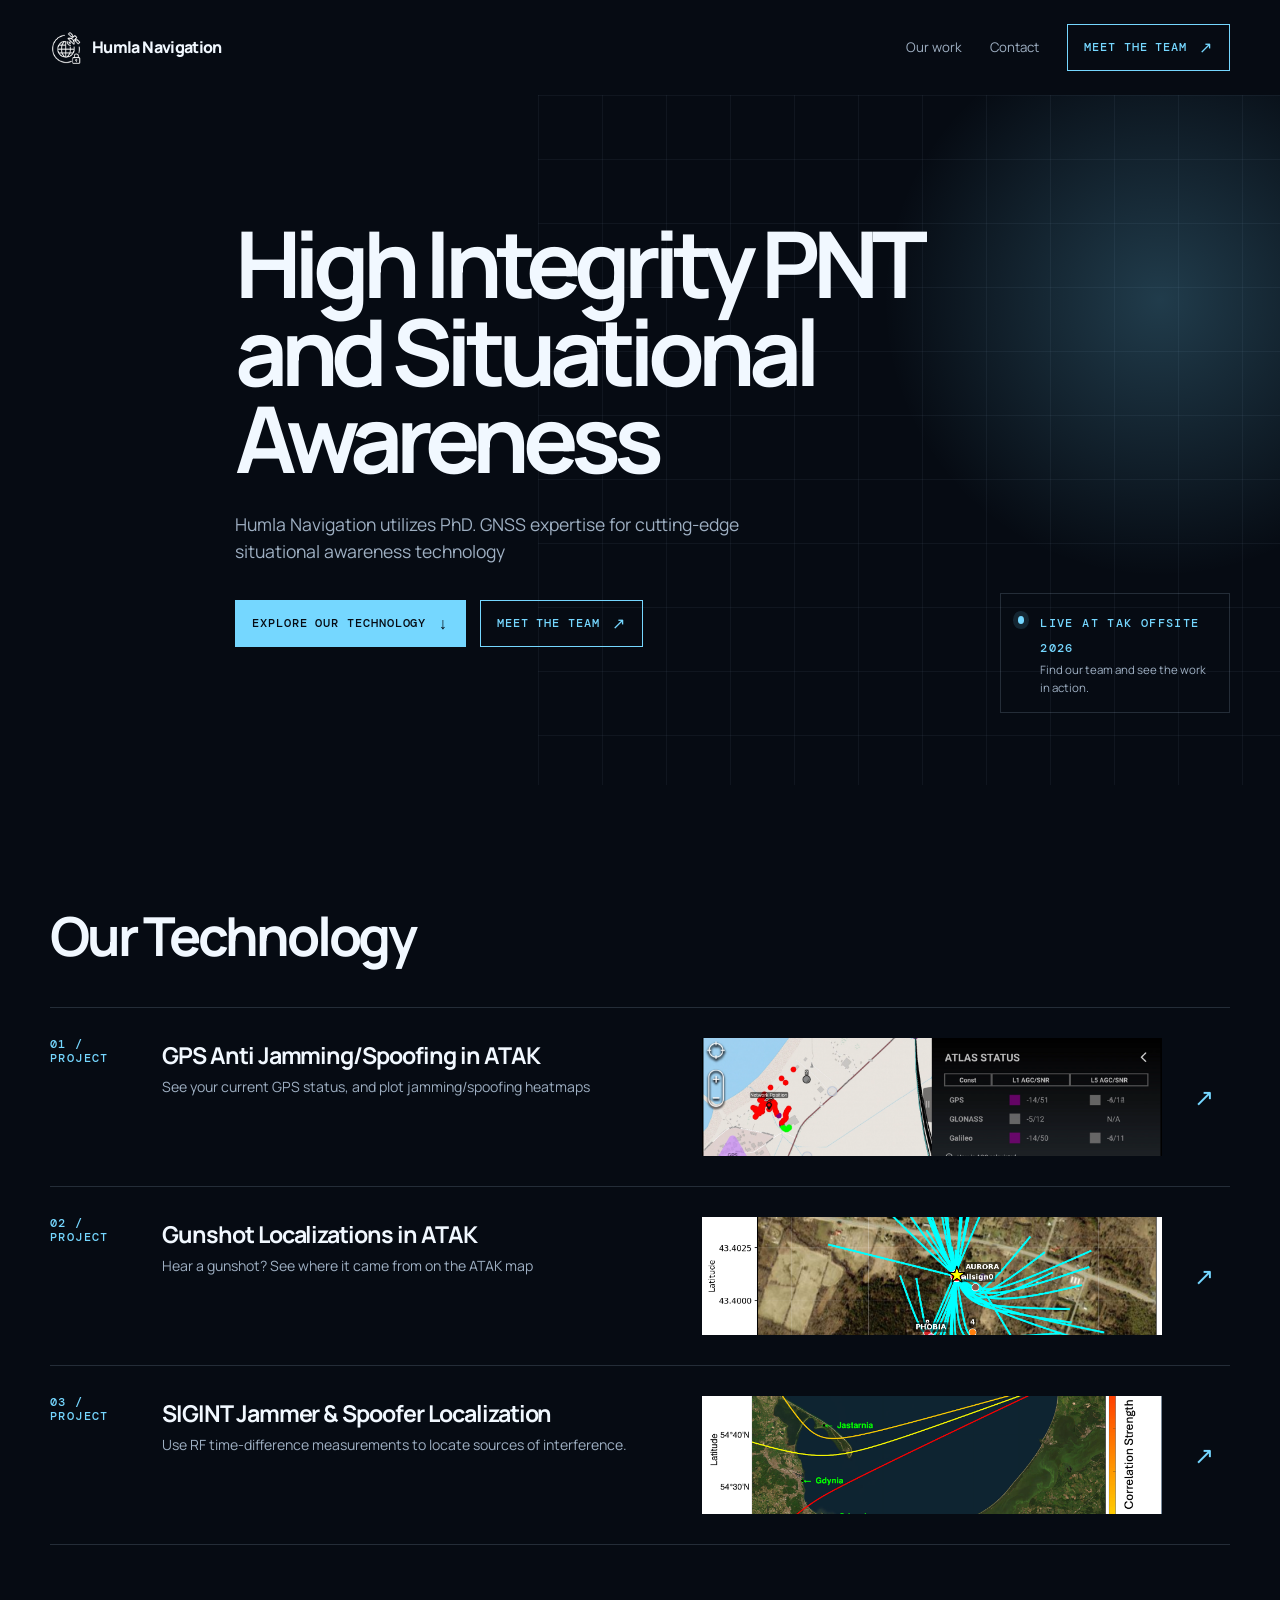
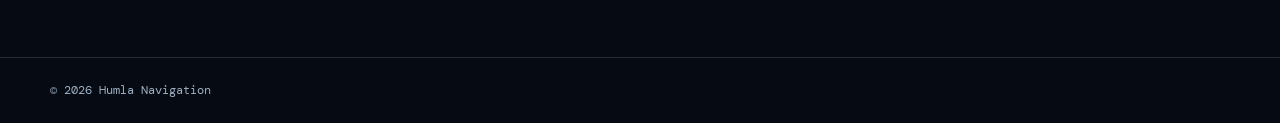
<file: index.html>
<!doctype html>
<html lang="en">
<head>
  <meta charset="utf-8">
  <meta name="viewport" content="width=device-width, initial-scale=1">
  <meta name="description" content="Humla Navigation">
  <title>Humla Navigation — High integrity PNT</title>
  <link rel="stylesheet" href="style.css">
</head>
<body>
  <header class="site-header wrap">
    <nav class="nav" aria-label="Primary navigation">
      <a class="brand" href="index.html"><img class="brand-logo" src="images/new_atlas_icon.png" alt="" aria-hidden="true"><span>Humla Navigation</span></a>
      <div class="nav-links"><a href="#work">Our work</a><a href="contacts.html">Contact</a><a class="button" href="contacts.html">Meet the team <span class="arrow">↗</span></a></div>
    </nav>
  </header>

  <main>
    <section class="hero">
      <div class="wrap hero-content">
        <h1>High Integrity PNT and Situational Awareness</h1>
        <p class="hero-copy">Humla Navigation utilizes PhD. GNSS expertise for cutting-edge situational awareness technology</p>
        <div class="hero-actions"><a class="button button-dark" href="#work">Explore our technology <span class="arrow">↓</span></a><a class="button" href="contacts.html">Meet the team <span class="arrow">↗</span></a></div>
      </div>
      <div class="signal-card"><span class="signal-dot"></span><div><span class="meta">Live at TAK Offsite 2026</span><p>Find our team and see the work in action.</p></div></div>
    </section>

    <section class="section wrap" id="work">
      <div class="section-heading"><div><h2>Our Technology</h2></div></div>
      <div class="projects">
        <a class="project-card" href="ATLAS_GNSS.html"><span class="project-number">01 / Project</span><div><h3>GPS Anti Jamming/Spoofing in ATAK</h3><p>See your current GPS status, and plot jamming/spoofing heatmaps</p></div><div class="project-visual visual-one"><img src="images/gnss.png" alt="Abstract Project Atlas placeholder"></div><span class="card-arrow">↗</span></a>
        <a class="project-card" href="ATLAS_GUNSHOT.html"><span class="project-number">02 / Project</span><div><h3>Gunshot Localizations in ATAK</h3><p>Hear a gunshot? See where it came from on the ATAK map</p></div><div class="project-visual visual-two"><img src="images/TDOA_Hyperbolas.png" alt="Abstract Project Beacon placeholder"></div><span class="card-arrow">↗</span></a>
        <a class="project-card" href="ATLAS_SIGINT.html"><span class="project-number">03 / Project</span><div><h3>SIGINT Jammer & Spoofer Localization</h3><p>Use RF time-difference measurements to locate sources of interference.</p></div><div class="project-visual visual-three"><img src="images/atlas_sigint/russia_spoofer.png" alt="TDOA localization result map"></div><span class="card-arrow">↗</span></a>
      </div>
    </section>
  </main>
  <footer class="site-footer"><div class="wrap footer-inner"><span>© 2026 Humla Navigation</span></div></footer>
</body>
</html>
</file>
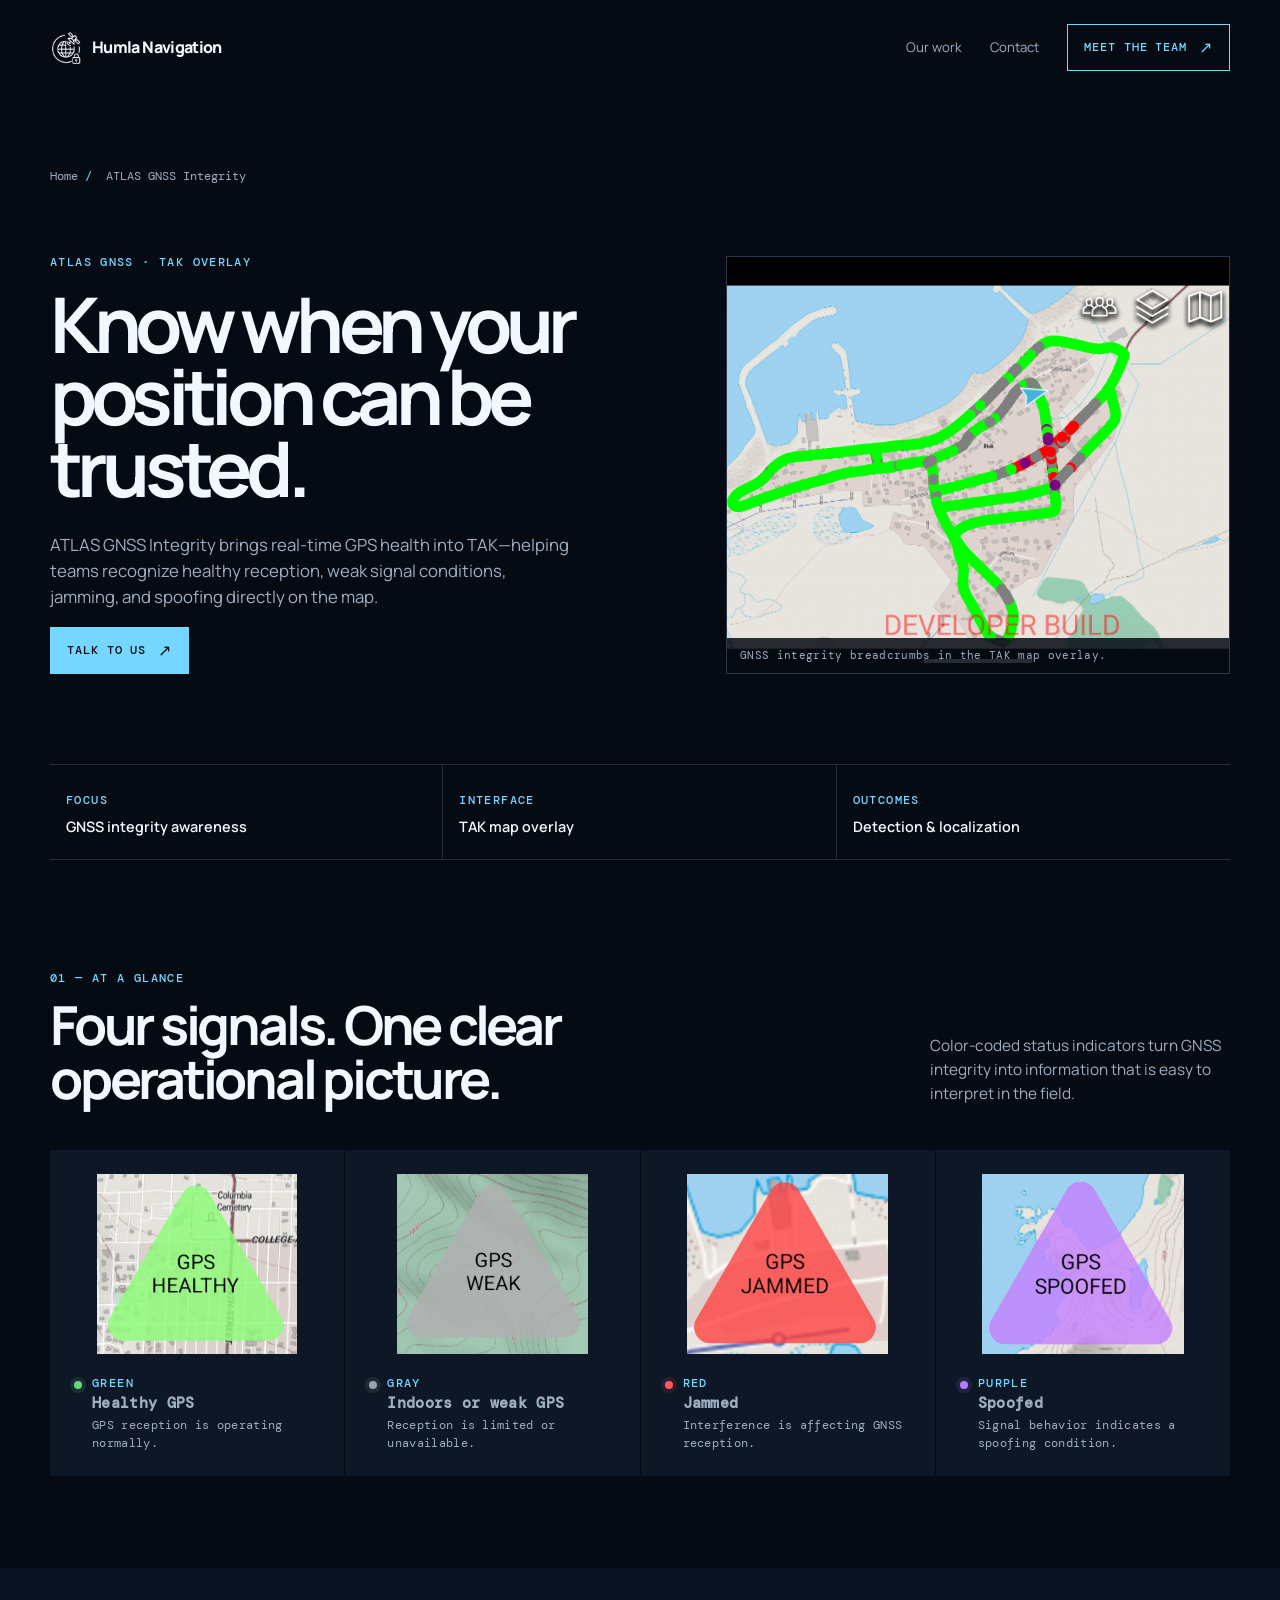
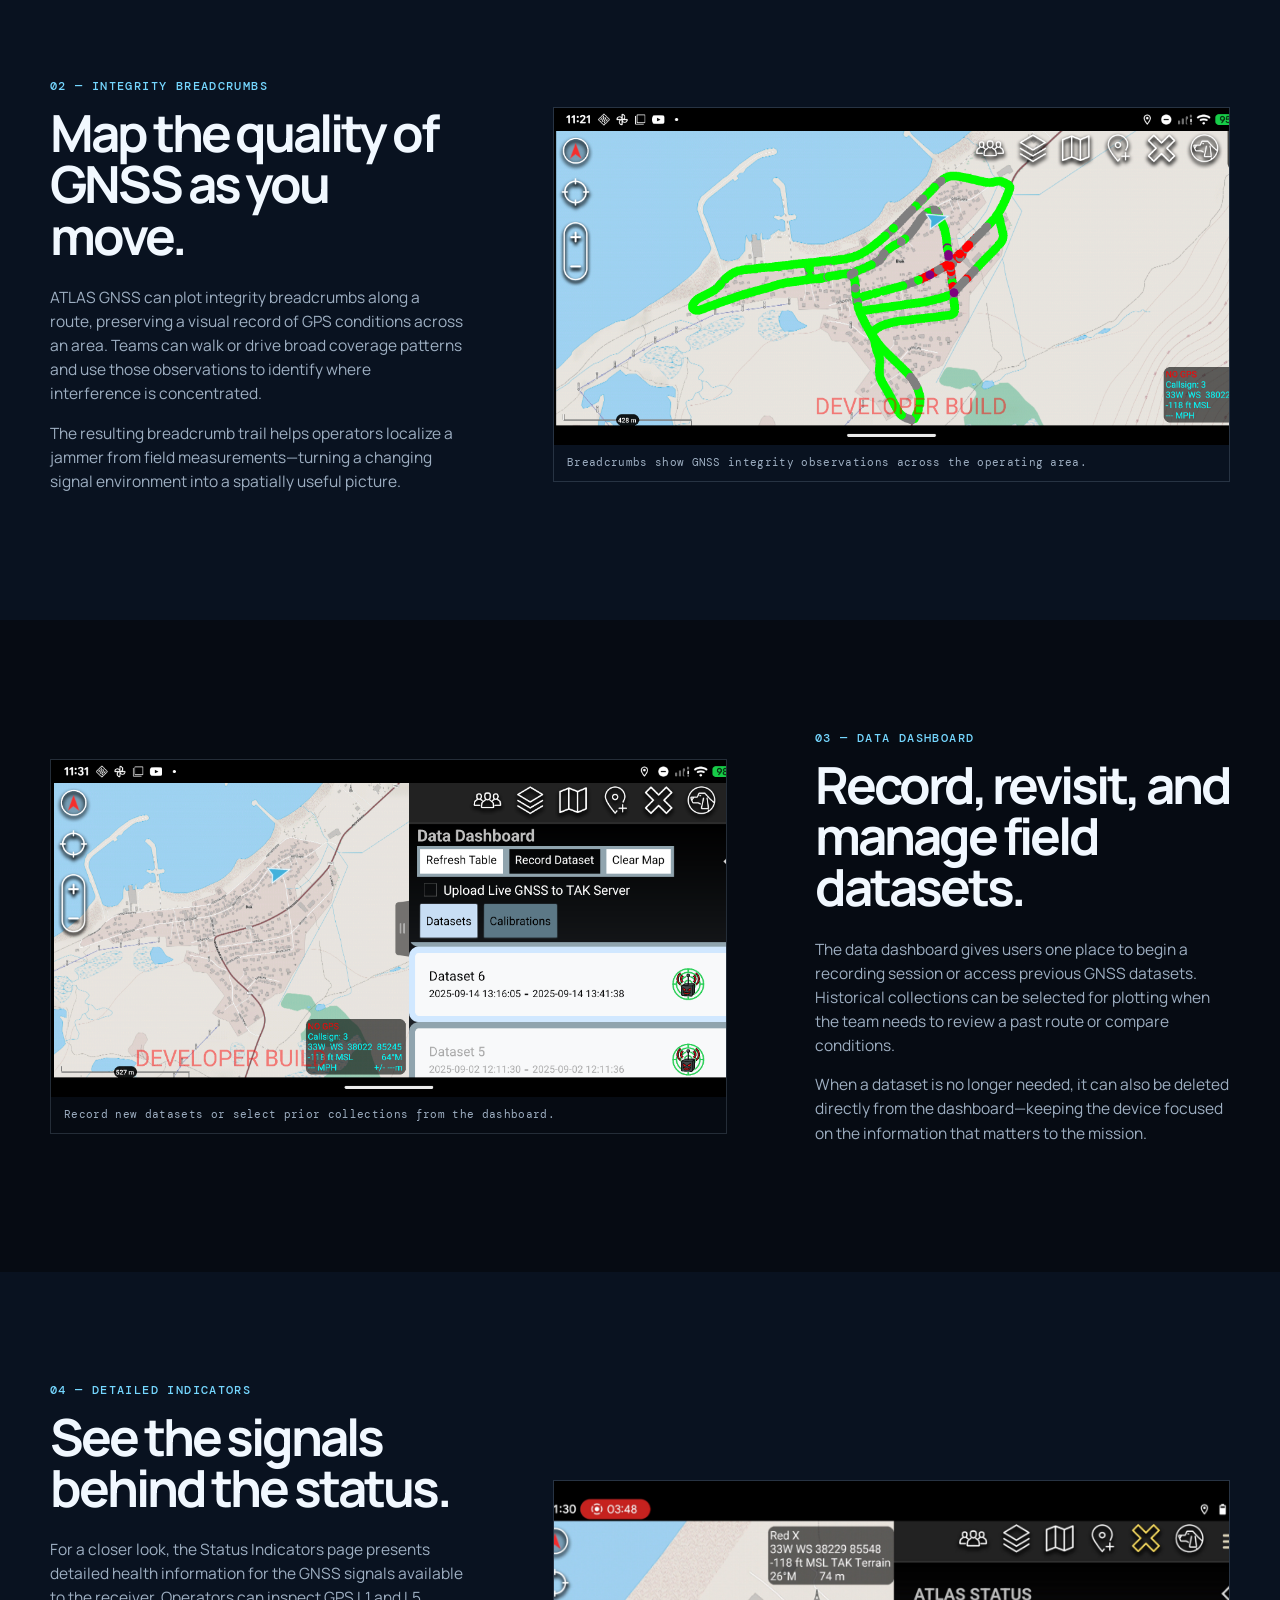
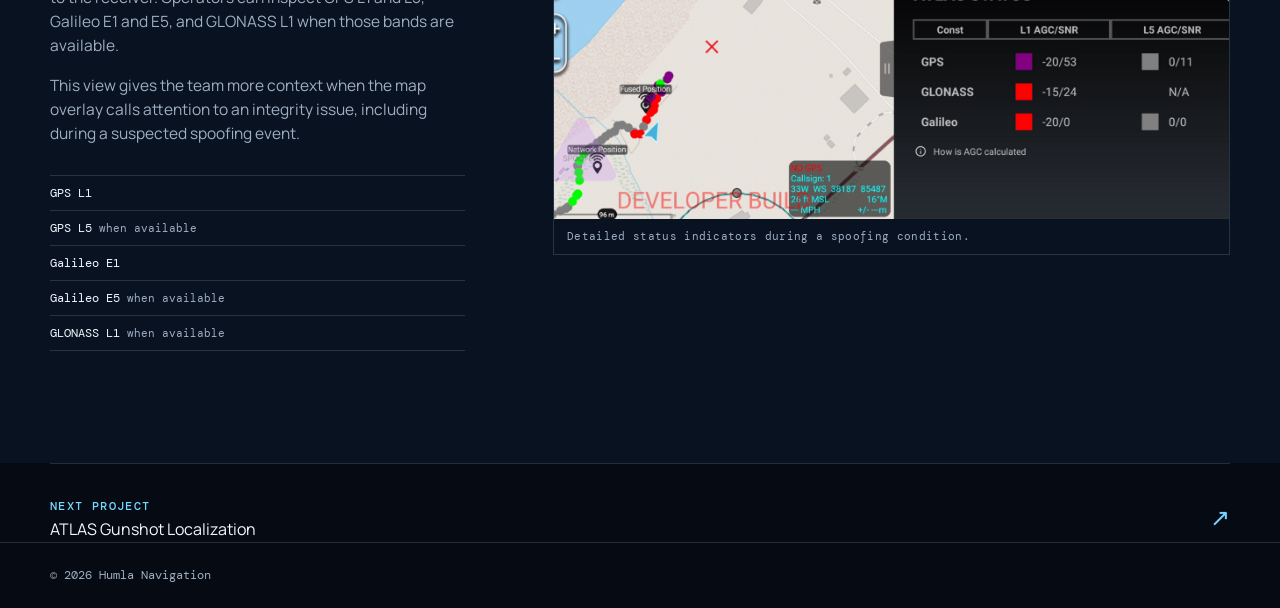
<file: ATLAS_GNSS.html>
<!doctype html>
<html lang="en">
<head>
  <meta charset="utf-8">
  <meta name="viewport" content="width=device-width, initial-scale=1">
  <meta name="description" content="ATLAS GNSS Integrity for TAK — detect GNSS jamming and spoofing, visualize integrity, and localize interference.">
  <title>ATLAS GNSS Integrity | Humla Navigation</title>
  <link rel="stylesheet" href="style.css">
</head>
<body>
  <header class="site-header wrap">
    <nav class="nav" aria-label="Primary navigation">
      <a class="brand" href="index.html"><img class="brand-logo" src="images/new_atlas_icon.png" alt="" aria-hidden="true"><span>Humla Navigation</span></a>
      <div class="nav-links"><a href="index.html#work">Our work</a><a href="contacts.html">Contact</a><a class="button" href="contacts.html">Meet the team <span class="arrow">↗</span></a></div>
    </nav>
  </header>

  <main>
    <section class="project-hero wrap gnss-hero">
      <div class="breadcrumb"><a href="index.html">Home</a><span>/</span> ATLAS GNSS Integrity</div>
      <div class="project-hero-grid">
        <div>
          <div class="eyebrow">ATLAS GNSS · TAK overlay</div>
          <h1>Know when your position can be trusted.</h1>
          <p class="project-description">ATLAS GNSS Integrity brings real-time GPS health into TAK—helping teams recognize healthy reception, weak signal conditions, jamming, and spoofing directly on the map.</p>
          <a class="button button-dark" href="contacts.html">Talk to us <span class="arrow">↗</span></a>
        </div>
        <figure class="gnss-hero-visual"><img src="images/atlas_gnss/breadcrumbs_localizing_jammer.png" alt="GNSS integrity breadcrumbs displayed on a TAK map"><figcaption>GNSS integrity breadcrumbs in the TAK map overlay.</figcaption></figure>
      </div>
    </section>

    <section class="wrap project-facts">
      <div class="fact"><span class="meta">Focus</span><strong>GNSS integrity awareness</strong></div>
      <div class="fact"><span class="meta">Interface</span><strong>TAK map overlay</strong></div>
      <div class="fact"><span class="meta">Outcomes</span><strong>Detection & localization</strong></div>
    </section>

    <section class="section wrap gnss-overview">
      <div class="section-heading"><div><div class="eyebrow">01 — At a glance</div><h2>Four signals. One clear operational picture.</h2></div><p class="section-intro">Color-coded status indicators turn GNSS integrity into information that is easy to interpret in the field.</p></div>
      <div class="status-grid">
        <figure class="status-card healthy"><img src="images/atlas_gnss/GPS_Overlay_Healthy.png" alt="TAK overlay showing healthy GPS status in green"><figcaption><span class="status-key"></span><div><span class="meta">Green</span><strong>Healthy GPS</strong><p>GPS reception is operating normally.</p></div></figcaption></figure>
        <figure class="status-card weak"><img src="images/atlas_gnss/GPS_Overlay_Weak.png" alt="TAK overlay showing weak GPS status in gray"><figcaption><span class="status-key"></span><div><span class="meta">Gray</span><strong>Indoors or weak GPS</strong><p>Reception is limited or unavailable.</p></div></figcaption></figure>
        <figure class="status-card jammed"><img src="images/atlas_gnss/GPS_Overlay_Jammed.png" alt="TAK overlay showing jammed GPS status in red"><figcaption><span class="status-key"></span><div><span class="meta">Red</span><strong>Jammed</strong><p>Interference is affecting GNSS reception.</p></div></figcaption></figure>
        <figure class="status-card spoofed"><img src="images/atlas_gnss/GPS_Overlay_Spoofed.png" alt="TAK overlay showing spoofed GPS status in purple"><figcaption><span class="status-key"></span><div><span class="meta">Purple</span><strong>Spoofed</strong><p>Signal behavior indicates a spoofing condition.</p></div></figcaption></figure>
      </div>
    </section>

    <section class="section gnss-band">
      <div class="wrap feature-split">
        <div class="feature-copy"><div class="eyebrow">02 — Integrity breadcrumbs</div><h2>Map the quality of GNSS as you move.</h2><p>ATLAS GNSS can plot integrity breadcrumbs along a route, preserving a visual record of GPS conditions across an area. Teams can walk or drive broad coverage patterns and use those observations to identify where interference is concentrated.</p><p>The resulting breadcrumb trail helps operators localize a jammer from field measurements—turning a changing signal environment into a spatially useful picture.</p></div>
        <figure class="feature-image"><img src="images/atlas_gnss/breadcrumbs_localizing_jammer.png" alt="TAK map showing GNSS breadcrumbs used to localize a jammer"><figcaption>Breadcrumbs show GNSS integrity observations across the operating area.</figcaption></figure>
      </div>
    </section>

    <section class="section wrap feature-split dashboard-split">
      <figure class="feature-image"><img src="images/atlas_gnss/data_dashboard_page_where_can_record_or_choose_datasets.png" alt="ATLAS GNSS data dashboard for recording and managing datasets"><figcaption>Record new datasets or select prior collections from the dashboard.</figcaption></figure>
      <div class="feature-copy"><div class="eyebrow">03 — Data dashboard</div><h2>Record, revisit, and manage field datasets.</h2><p>The data dashboard gives users one place to begin a recording session or access previous GNSS datasets. Historical collections can be selected for plotting when the team needs to review a past route or compare conditions.</p><p>When a dataset is no longer needed, it can also be deleted directly from the dashboard—keeping the device focused on the information that matters to the mission.</p></div>
    </section>

    <section class="section gnss-band">
      <div class="wrap feature-split indicators-split">
        <div class="feature-copy"><div class="eyebrow">04 — Detailed indicators</div><h2>See the signals behind the status.</h2><p>For a closer look, the Status Indicators page presents detailed health information for the GNSS signals available to the receiver. Operators can inspect GPS L1 and L5, Galileo E1 and E5, and GLONASS L1 when those bands are available.</p><p>This view gives the team more context when the map overlay calls attention to an integrity issue, including during a suspected spoofing event.</p>
          <ul class="signal-list"><li>GPS L1</li><li>GPS L5 <span>when available</span></li><li>Galileo E1</li><li>Galileo E5 <span>when available</span></li><li>GLONASS L1 <span>when available</span></li></ul>
        </div>
        <figure class="feature-image"><img src="images/atlas_gnss/status_indicators_page_during_spoofing_attack.png" alt="Detailed GNSS status indicators during a spoofing attack"><figcaption>Detailed status indicators during a spoofing condition.</figcaption></figure>
      </div>
    </section>

    <section class="wrap"><a class="next-project" href="ATLAS_GUNSHOT.html"><span><span class="meta">Next project</span><br>ATLAS Gunshot Localization</span><span class="card-arrow">↗</span></a></section>
  </main>
  <footer class="site-footer"><div class="wrap footer-inner"><span>© 2026 Humla Navigation</span></div></footer>
</body>
</html>
</file>
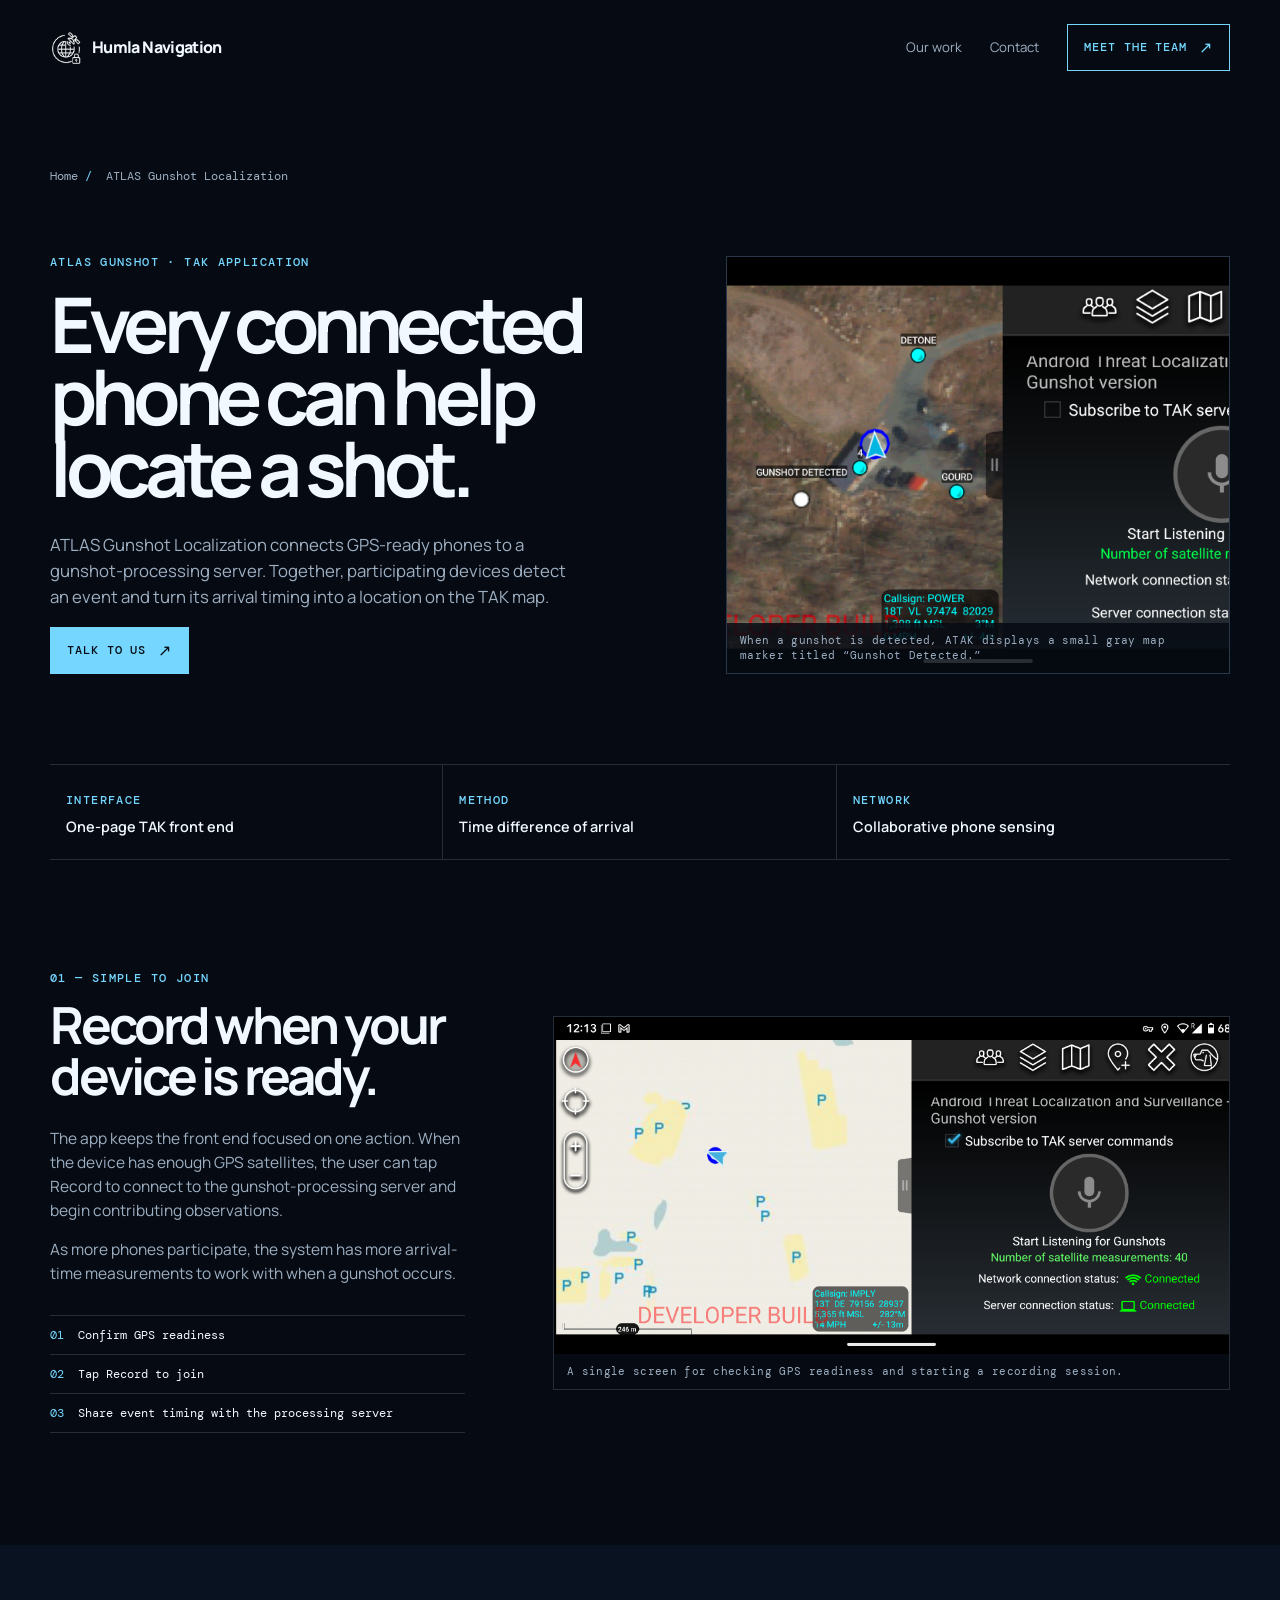
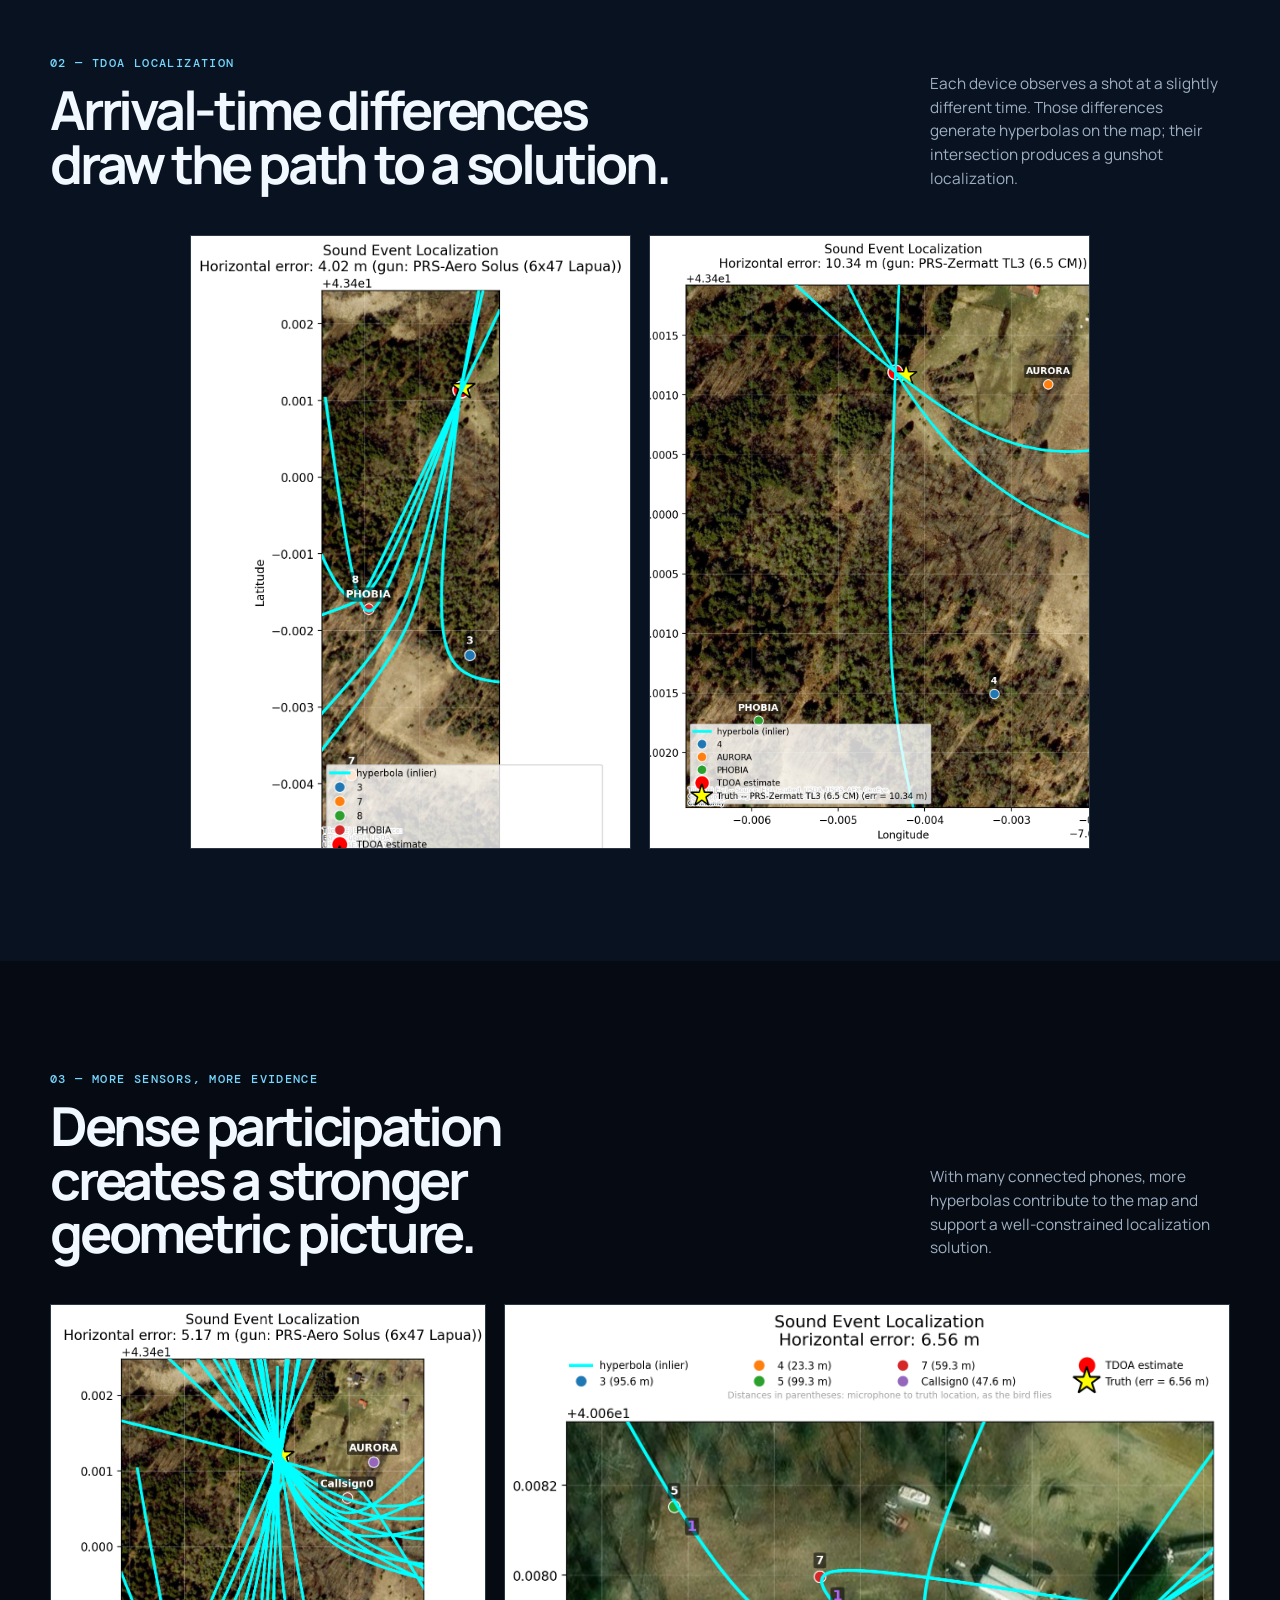
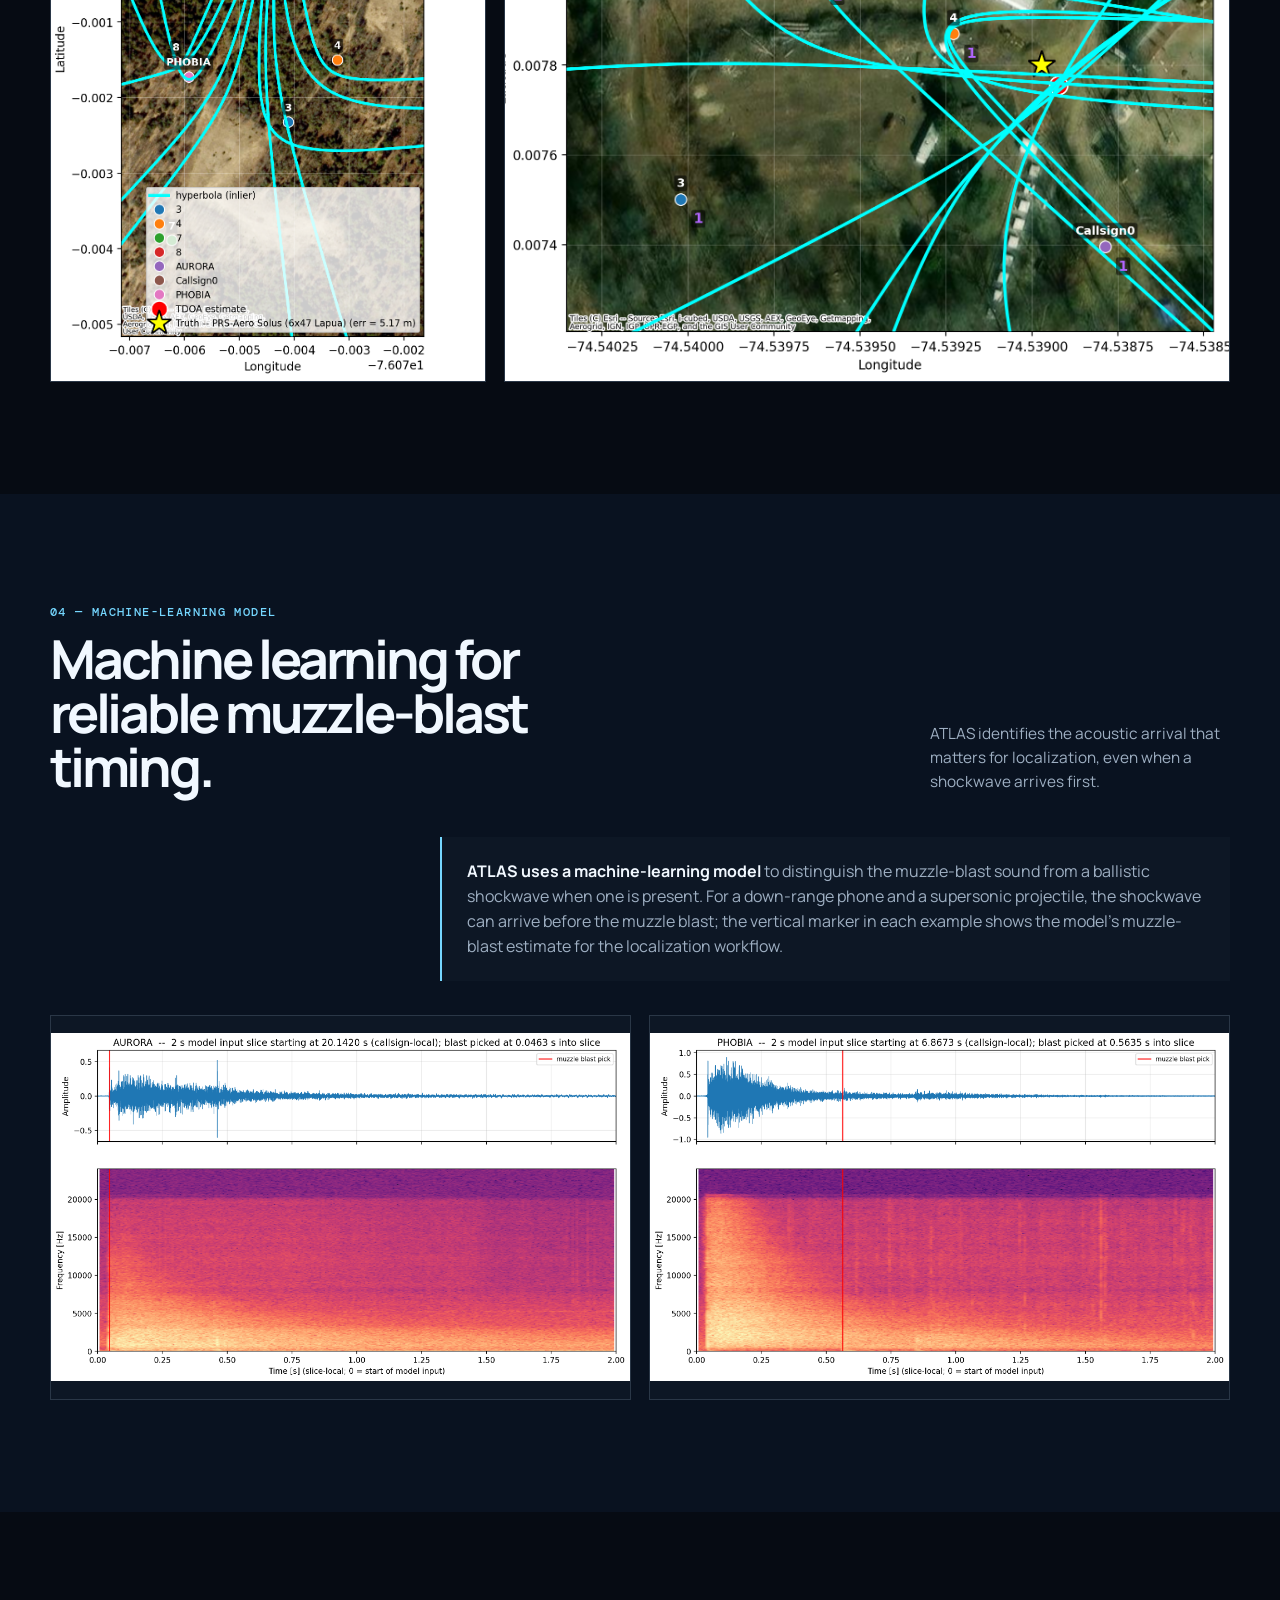
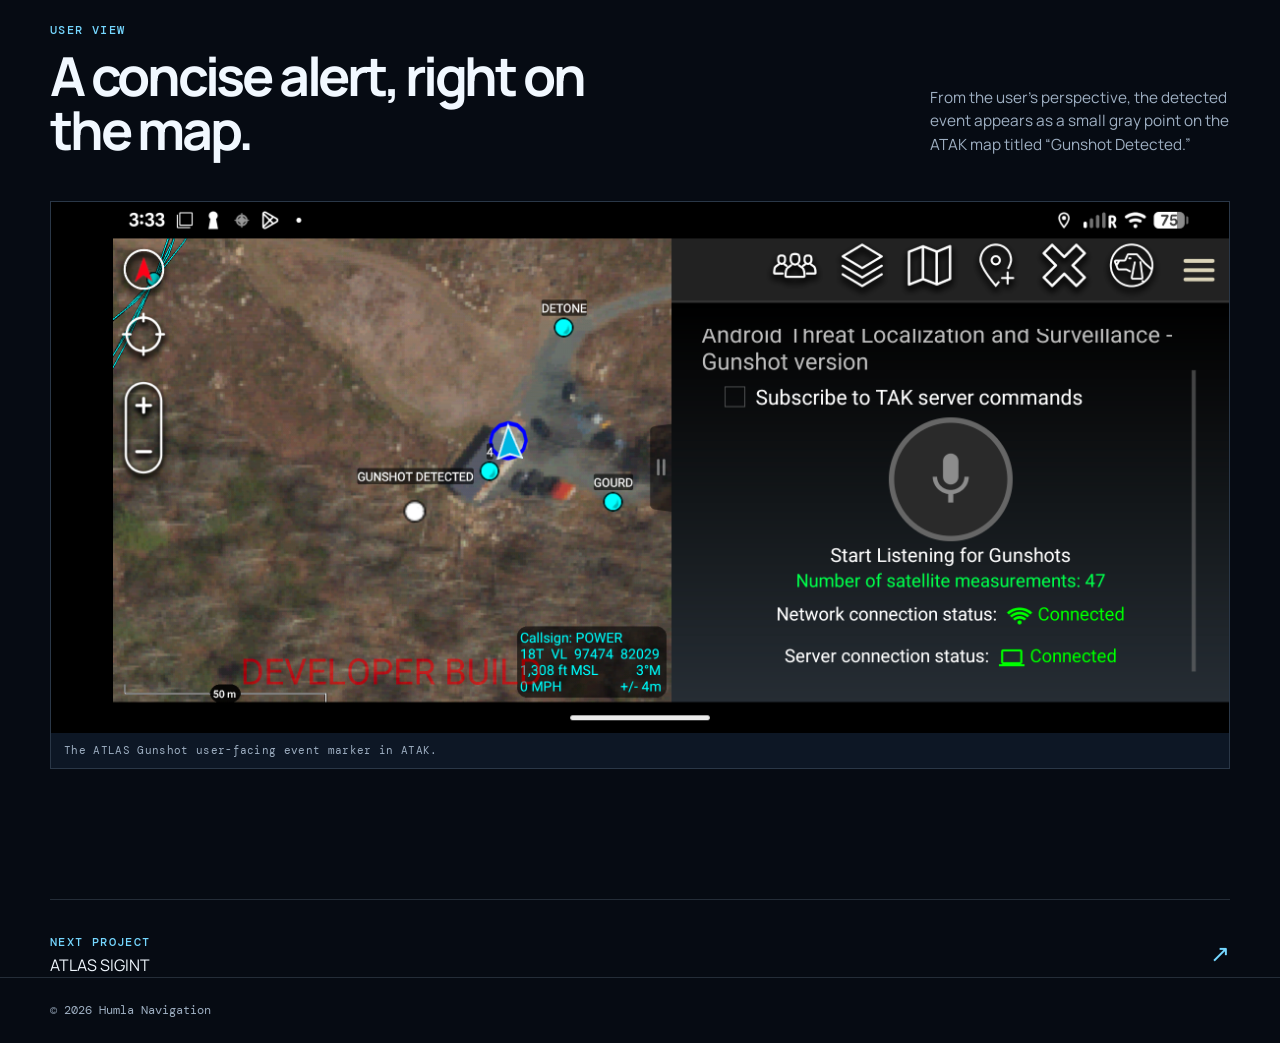
<file: ATLAS_GUNSHOT.html>
<!doctype html>
<html lang="en">
<head>
  <meta charset="utf-8">
  <meta name="viewport" content="width=device-width, initial-scale=1">
  <meta name="description" content="ATLAS Gunshot Localization for TAK — collaborative acoustic sensing, TDOA localization, and muzzle-blast detection.">
  <title>ATLAS Gunshot Localization | Humla Navigation</title>
  <link rel="stylesheet" href="style.css">
</head>
<body>
  <header class="site-header wrap">
    <nav class="nav" aria-label="Primary navigation">
      <a class="brand" href="index.html"><img class="brand-logo" src="images/new_atlas_icon.png" alt="" aria-hidden="true"><span>Humla Navigation</span></a>
      <div class="nav-links"><a href="index.html#work">Our work</a><a href="contacts.html">Contact</a><a class="button" href="contacts.html">Meet the team <span class="arrow">↗</span></a></div>
    </nav>
  </header>

  <main>
    <section class="project-hero wrap gunshot-hero">
      <div class="breadcrumb"><a href="index.html">Home</a><span>/</span> ATLAS Gunshot Localization</div>
      <div class="project-hero-grid">
        <div>
          <div class="eyebrow">ATLAS Gunshot · TAK application</div>
          <h1>Every connected phone can help locate a shot.</h1>
          <p class="project-description">ATLAS Gunshot Localization connects GPS-ready phones to a gunshot-processing server. Together, participating devices detect an event and turn its arrival timing into a location on the TAK map.</p>
          <a class="button button-dark" href="contacts.html">Talk to us <span class="arrow">↗</span></a>
        </div>
        <figure class="gunshot-hero-visual"><img src="images/atlas_gunshots/gunshot_detected.png" alt="ATAK map showing a small gray dot titled Gunshot Detected"><figcaption>When a gunshot is detected, ATAK displays a small gray map marker titled “Gunshot Detected.”</figcaption></figure>
      </div>
    </section>

    <section class="wrap project-facts">
      <div class="fact"><span class="meta">Interface</span><strong>One-page TAK front end</strong></div>
      <div class="fact"><span class="meta">Method</span><strong>Time difference of arrival</strong></div>
      <div class="fact"><span class="meta">Network</span><strong>Collaborative phone sensing</strong></div>
    </section>

    <section class="section wrap feature-split gunshot-workflow">
      <div class="feature-copy"><div class="eyebrow">01 — Simple to join</div><h2>Record when your device is ready.</h2><p>The app keeps the front end focused on one action. When the device has enough GPS satellites, the user can tap Record to connect to the gunshot-processing server and begin contributing observations.</p><p>As more phones participate, the system has more arrival-time measurements to work with when a gunshot occurs.</p><ol class="workflow-list"><li><span>01</span>Confirm GPS readiness</li><li><span>02</span>Tap Record to join</li><li><span>03</span>Share event timing with the processing server</li></ol></div>
      <figure class="feature-image"><img src="images/atlas_gunshots/atlas_gunshots_mainpage.png" alt="ATLAS Gunshot Localization main recording screen"><figcaption>A single screen for checking GPS readiness and starting a recording session.</figcaption></figure>
    </section>

    <section class="section gunshot-band">
      <div class="wrap"><div class="section-heading"><div><div class="eyebrow">02 — TDOA localization</div><h2>Arrival-time differences draw the path to a solution.</h2></div><p class="section-intro">Each device observes a shot at a slightly different time. Those differences generate hyperbolas on the map; their intersection produces a gunshot localization.</p></div>
        <div class="conops-grid"><figure class="portrait-capture"><img src="images/atlas_gunshots/Anti-sniper_hyperbolas1.png" alt="Anti-sniper concept showing gunshot localization hyperbolas on a map"><figcaption>Anti-pop-shot concept: a small group of phones contributes hyperbolas.</figcaption></figure><figure class="portrait-capture"><img src="images/atlas_gunshots/Anti-sniper_hyperbolas2.png" alt="Anti-sniper concept showing a gunshot localization from several phones"><figcaption>Even a few participating phones can produce a useful localization.</figcaption></figure></div>
      </div>
    </section>

    <section class="section wrap dense-section">
      <div class="section-heading"><div><div class="eyebrow">03 — More sensors, more evidence</div><h2>Dense participation creates a stronger geometric picture.</h2></div><p class="section-intro">With many connected phones, more hyperbolas contribute to the map and support a well-constrained localization solution.</p></div>
      <div class="dense-grid"><figure class="portrait-capture"><img src="images/atlas_gunshots/ManyHyperbolas.png" alt="Map showing many time-difference-of-arrival hyperbolas"><figcaption>Multiple observations produce a dense set of TDOA hyperbolas.</figcaption></figure><figure class="map-capture"><img src="images/atlas_gunshots/ManyHyperbolas2.png" alt="Map showing gunshot localization generated from many hyperbolas"><figcaption>A larger participating network yields a clear localization solution.</figcaption></figure></div>
    </section>

    <section class="section gunshot-band">
      <div class="wrap"><div class="section-heading"><div><div class="eyebrow">04 — Machine-learning model</div><h2>Machine learning for reliable muzzle-blast timing.</h2></div><p class="section-intro">ATLAS identifies the acoustic arrival that matters for localization, even when a shockwave arrives first.</p></div>
        <div class="model-copy"><p><strong>ATLAS uses a machine-learning model</strong> to distinguish the muzzle-blast sound from a ballistic shockwave when one is present. For a down-range phone and a supersonic projectile, the shockwave can arrive before the muzzle blast; the vertical marker in each example shows the model’s muzzle-blast estimate for the localization workflow.</p></div>
        <div class="model-grid"><figure class="audio-capture"><img src="images/atlas_gunshots/MuzzleBlastModel_NoShockwave.png" alt="Gunshot audio example without a shockwave, with the model's muzzle blast marker"><figcaption>No shockwave: the model marks the muzzle-blast arrival.</figcaption></figure><figure class="audio-capture"><img src="images/atlas_gunshots/MuzzleBlastModel_Shockwave.png" alt="Gunshot audio example with a preceding shockwave and the model's muzzle blast marker"><figcaption>Shockwave present: the model distinguishes it from the later muzzle blast.</figcaption></figure></div>
      </div>
    </section>

    <section class="section wrap gunshot-user-view"><div class="section-heading"><div><div class="eyebrow">User view</div><h2>A concise alert, right on the map.</h2></div><p class="section-intro">From the user’s perspective, the detected event appears as a small gray point on the ATAK map titled “Gunshot Detected.”</p></div><figure class="event-capture"><img src="images/atlas_gunshots/gunshot_detected.png" alt="ATAK map with a small gray dot titled Gunshot Detected"><figcaption>The ATLAS Gunshot user-facing event marker in ATAK.</figcaption></figure></section>

    <section class="wrap"><a class="next-project" href="ATLAS_SIGINT.html"><span><span class="meta">Next project</span><br>ATLAS SIGINT</span><span class="card-arrow">↗</span></a></section>
  </main>
  <footer class="site-footer"><div class="wrap footer-inner"><span>© 2026 Humla Navigation</span></div></footer>
</body>
</html>
</file>
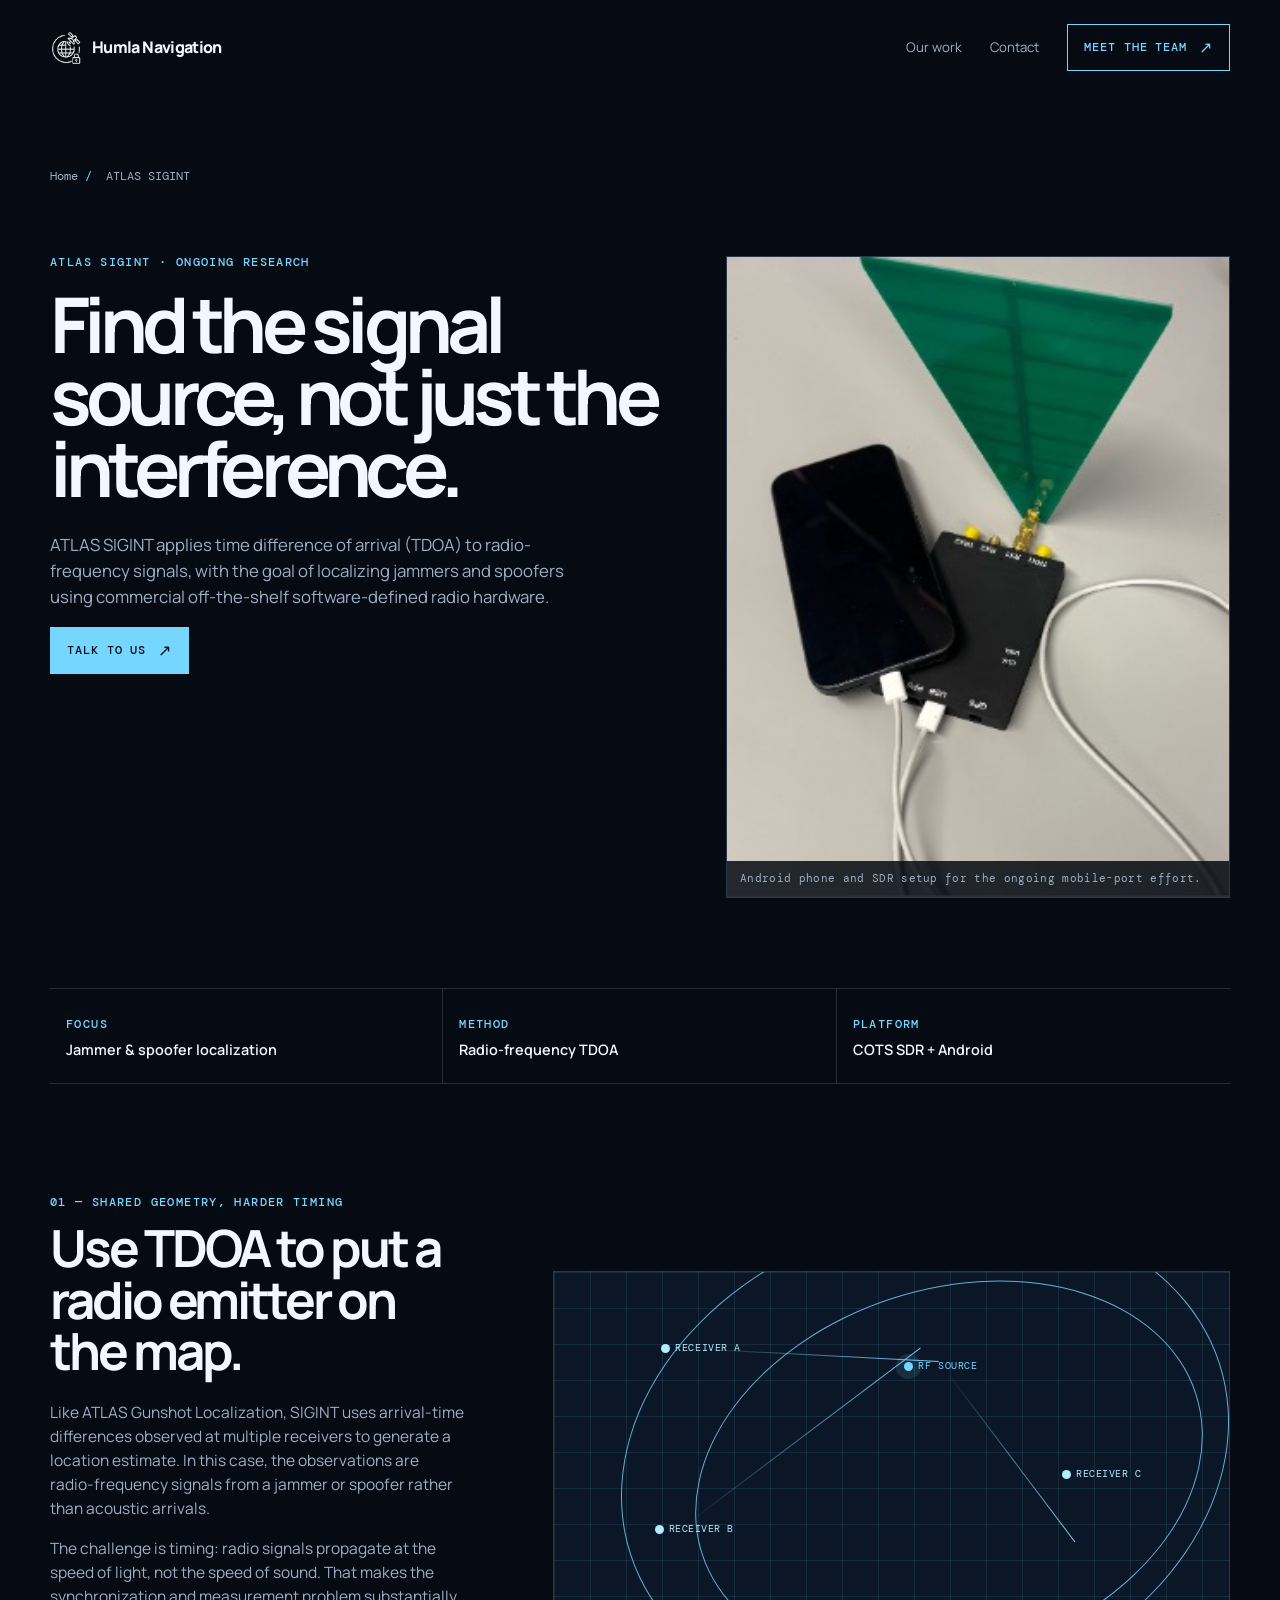
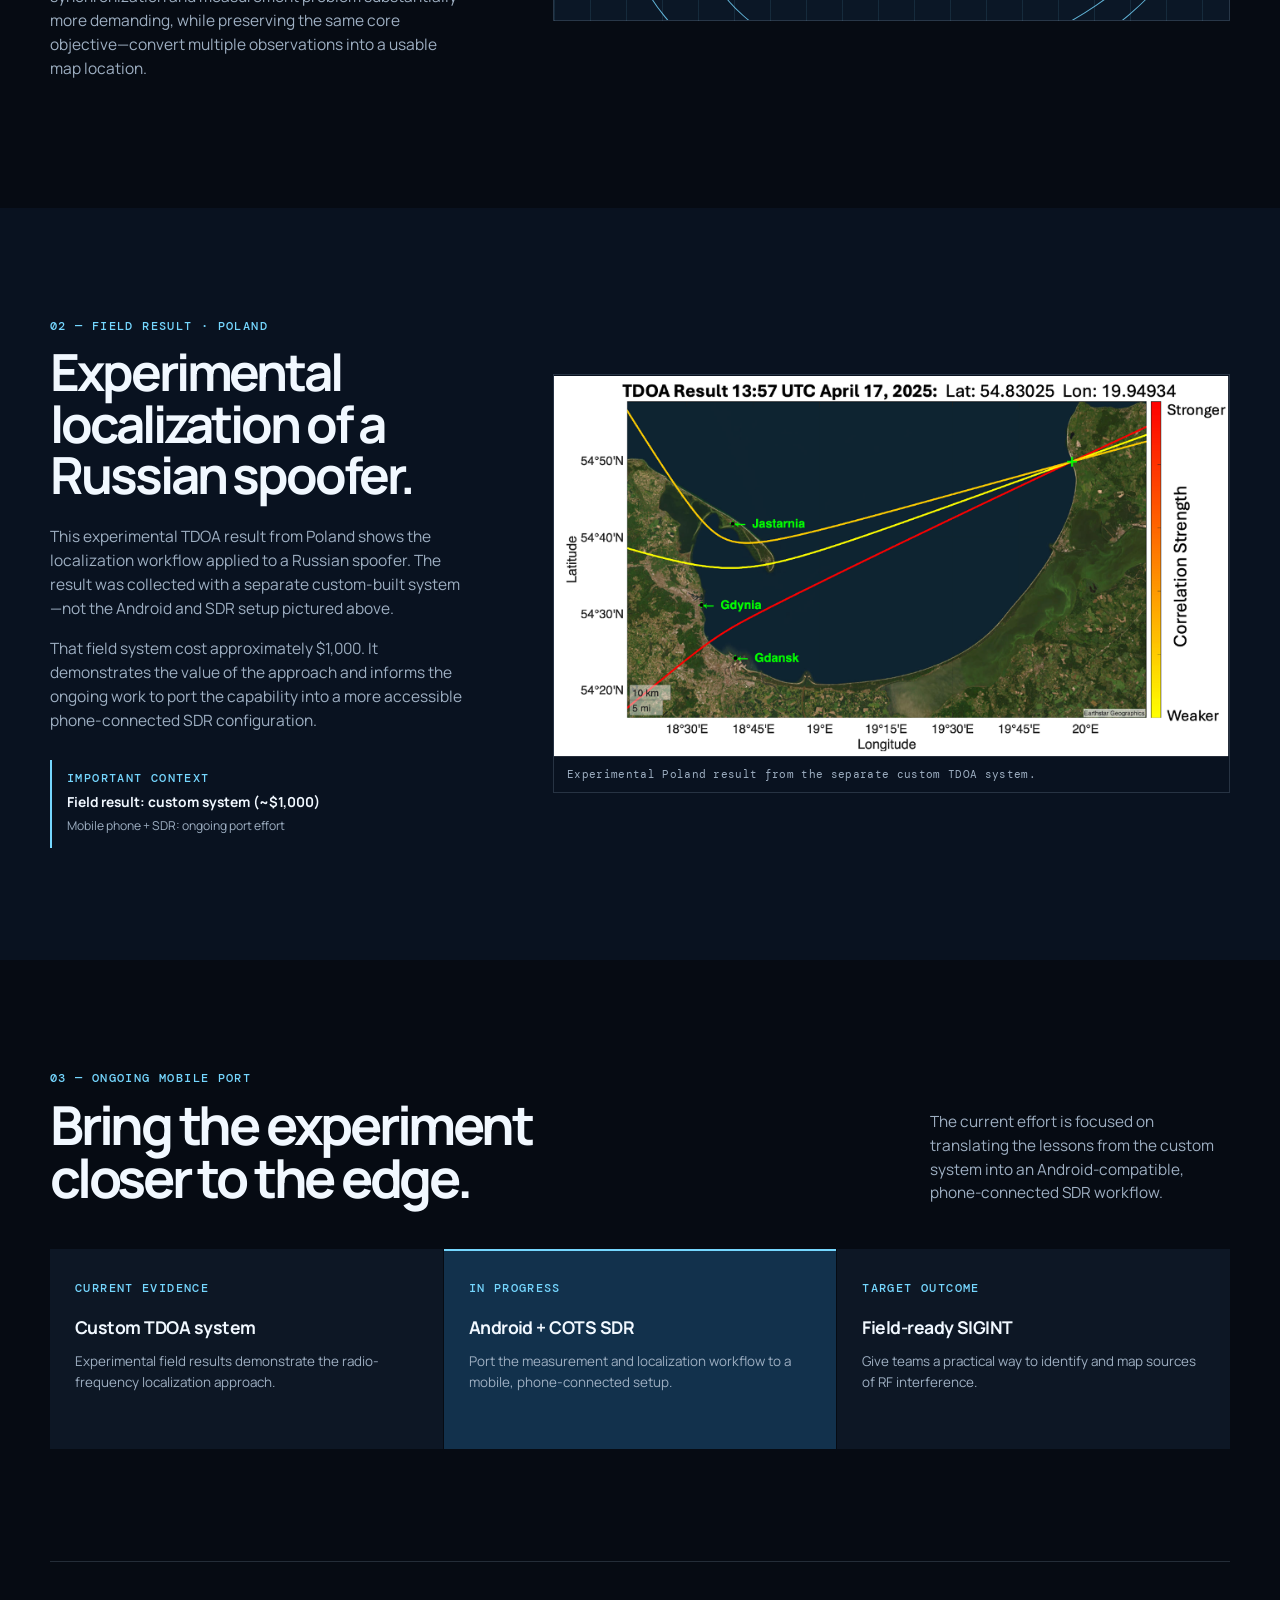
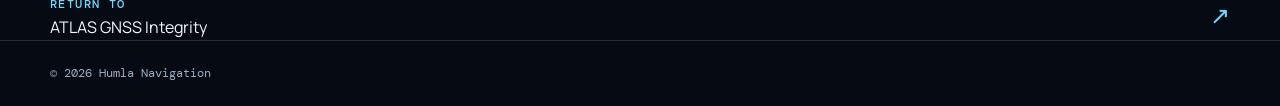
<file: ATLAS_SIGINT.html>
<!doctype html>
<html lang="en">
<head>
  <meta charset="utf-8">
  <meta name="viewport" content="width=device-width, initial-scale=1">
  <meta name="description" content="ATLAS SIGINT — ongoing work to localize radio-frequency jammers and spoofers with TDOA and commercial off-the-shelf SDR hardware.">
  <title>ATLAS SIGINT | Humla Navigation</title>
  <link rel="stylesheet" href="style.css">
</head>
<body>
  <header class="site-header wrap">
    <nav class="nav" aria-label="Primary navigation">
      <a class="brand" href="index.html"><img class="brand-logo" src="images/new_atlas_icon.png" alt="" aria-hidden="true"><span>Humla Navigation</span></a>
      <div class="nav-links"><a href="index.html#work">Our work</a><a href="contacts.html">Contact</a><a class="button" href="contacts.html">Meet the team <span class="arrow">↗</span></a></div>
    </nav>
  </header>

  <main>
    <section class="project-hero wrap sigint-hero">
      <div class="breadcrumb"><a href="index.html">Home</a><span>/</span> ATLAS SIGINT</div>
      <div class="project-hero-grid">
        <div>
          <div class="eyebrow">ATLAS SIGINT · Ongoing research</div>
          <h1>Find the signal source, not just the interference.</h1>
          <p class="project-description">ATLAS SIGINT applies time difference of arrival (TDOA) to radio-frequency signals, with the goal of localizing jammers and spoofers using commercial off-the-shelf software-defined radio hardware.</p>
          <a class="button button-dark" href="contacts.html">Talk to us <span class="arrow">↗</span></a>
        </div>
        <figure class="sigint-hero-visual"><img src="images/atlas_sigint/sigint_setup.jpeg" alt="Android phone connected to a software-defined radio and antenna"><figcaption>Android phone and SDR setup for the ongoing mobile-port effort.</figcaption></figure>
      </div>
    </section>

    <section class="wrap project-facts">
      <div class="fact"><span class="meta">Focus</span><strong>Jammer & spoofer localization</strong></div>
      <div class="fact"><span class="meta">Method</span><strong>Radio-frequency TDOA</strong></div>
      <div class="fact"><span class="meta">Platform</span><strong>COTS SDR + Android</strong></div>
    </section>

    <section class="section wrap feature-split sigint-method">
      <div class="feature-copy"><div class="eyebrow">01 — Shared geometry, harder timing</div><h2>Use TDOA to put a radio emitter on the map.</h2><p>Like ATLAS Gunshot Localization, SIGINT uses arrival-time differences observed at multiple receivers to generate a location estimate. In this case, the observations are radio-frequency signals from a jammer or spoofer rather than acoustic arrivals.</p><p>The challenge is timing: radio signals propagate at the speed of light, not the speed of sound. That makes the synchronization and measurement problem substantially more demanding, while preserving the same core objective—convert multiple observations into a usable map location.</p></div>
      <div class="sigint-diagram" aria-label="Conceptual time difference of arrival diagram"><span class="sigint-node node-a">Receiver A</span><span class="sigint-node node-b">Receiver B</span><span class="sigint-node node-c">Receiver C</span><span class="sigint-source">RF source</span><span class="sigint-arc arc-one"></span><span class="sigint-arc arc-two"></span><span class="sigint-line line-a"></span><span class="sigint-line line-b"></span><span class="sigint-line line-c"></span></div>
    </section>

    <section class="section sigint-band">
      <div class="wrap feature-split sigint-results">
        <div class="feature-copy"><div class="eyebrow">02 — Field result · Poland</div><h2>Experimental localization of a Russian spoofer.</h2><p>This experimental TDOA result from Poland shows the localization workflow applied to a Russian spoofer. The result was collected with a separate custom-built system—not the Android and SDR setup pictured above.</p><p>That field system cost approximately $1,000. It demonstrates the value of the approach and informs the ongoing work to port the capability into a more accessible phone-connected SDR configuration.</p><div class="result-note"><span class="meta">Important context</span><strong>Field result: custom system (~$1,000)</strong><span>Mobile phone + SDR: ongoing port effort</span></div></div>
        <figure class="feature-image sigint-result-image"><img src="images/atlas_sigint/russia_spoofer.png" alt="Experimental TDOA map result localizing a Russian spoofer near the Polish coast"><figcaption>Experimental Poland result from the separate custom TDOA system.</figcaption></figure>
      </div>
    </section>

    <section class="section wrap sigint-roadmap">
      <div class="section-heading"><div><div class="eyebrow">03 — Ongoing mobile port</div><h2>Bring the experiment closer to the edge.</h2></div><p class="section-intro">The current effort is focused on translating the lessons from the custom system into an Android-compatible, phone-connected SDR workflow.</p></div>
      <div class="roadmap-grid"><div class="roadmap-card"><span class="meta">Current evidence</span><h3>Custom TDOA system</h3><p>Experimental field results demonstrate the radio-frequency localization approach.</p></div><div class="roadmap-card active"><span class="meta">In progress</span><h3>Android + COTS SDR</h3><p>Port the measurement and localization workflow to a mobile, phone-connected setup.</p></div><div class="roadmap-card"><span class="meta">Target outcome</span><h3>Field-ready SIGINT</h3><p>Give teams a practical way to identify and map sources of RF interference.</p></div></div>
    </section>

    <section class="wrap"><a class="next-project" href="ATLAS_GNSS.html"><span><span class="meta">Return to</span><br>ATLAS GNSS Integrity</span><span class="card-arrow">↗</span></a></section>
  </main>
  <footer class="site-footer"><div class="wrap footer-inner"><span>© 2026 Humla Navigation</span></div></footer>
</body>
</html>
</file>
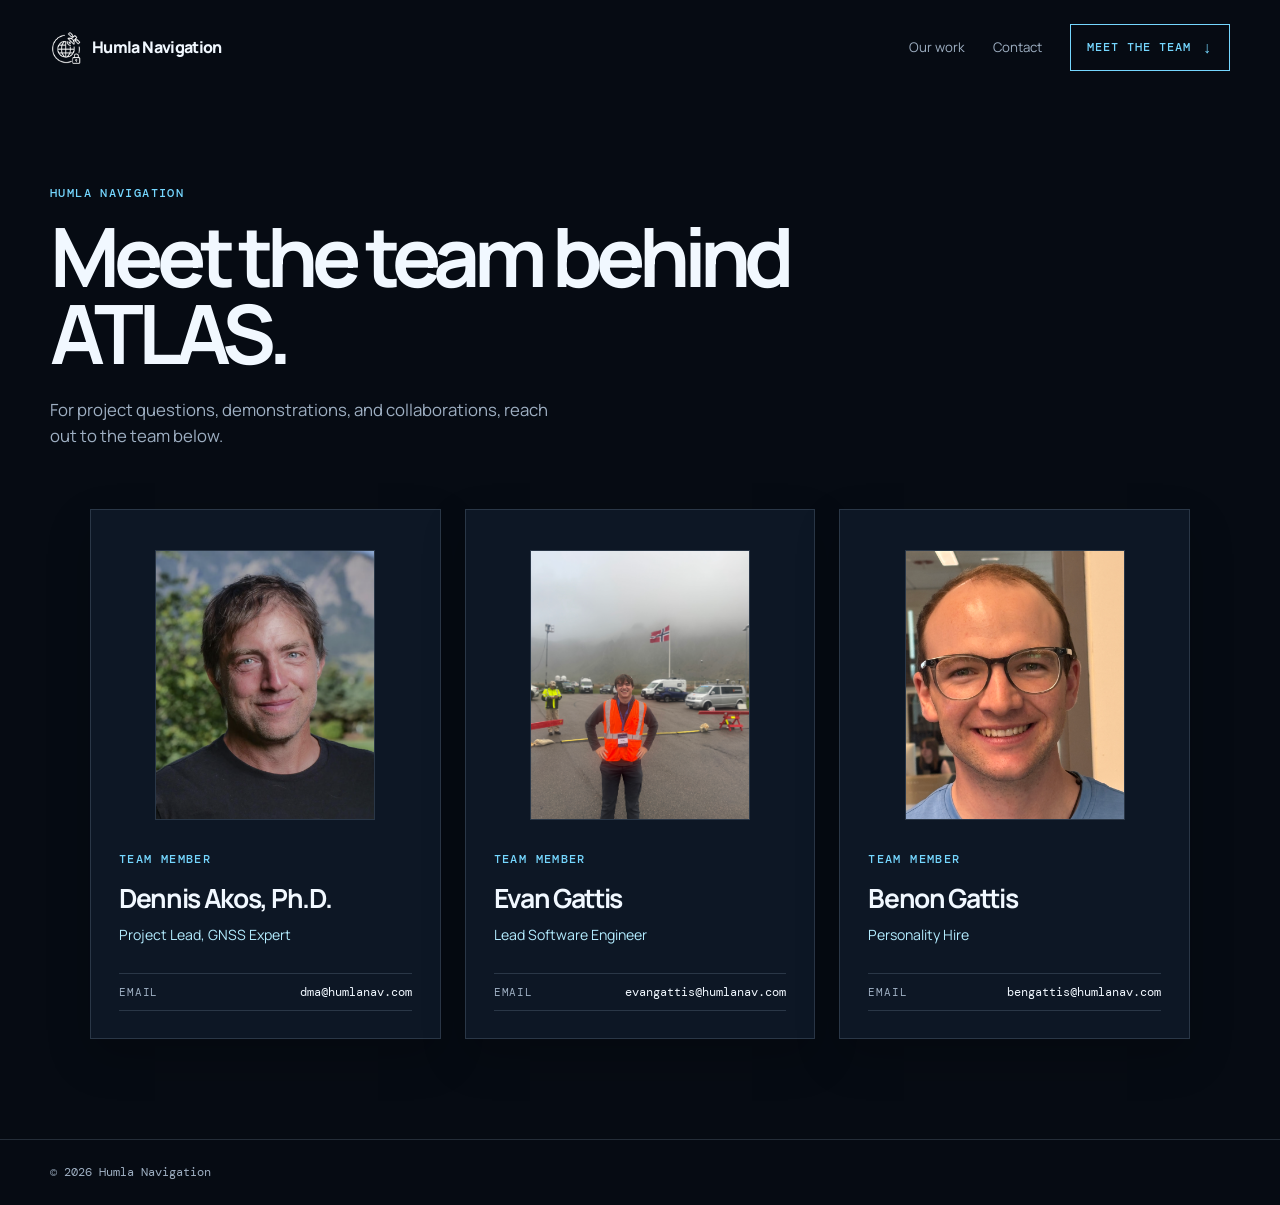
<file: contacts.html>
<!doctype html>
<html lang="en">
<head>
  <meta charset="utf-8">
  <meta name="viewport" content="width=device-width, initial-scale=1">
  <meta name="description" content="Contact the Humla Navigation team.">
  <title>Contact | Humla Navigation</title>
  <link rel="stylesheet" href="style.css">
</head>
<body>
  <header class="site-header wrap">
    <nav class="nav" aria-label="Primary navigation">
      <a class="brand" href="index.html"><img class="brand-logo" src="images/new_atlas_icon.png" alt="" aria-hidden="true"><span>Humla Navigation</span></a>
      <div class="nav-links"><a href="index.html#work">Our work</a><a href="contacts.html">Contact</a><a class="button" href="contacts.html">Meet the team <span class="arrow">↓</span></a></div>
    </nav>
  </header>
  <main>
    <section class="contacts-hero wrap"><div class="eyebrow">Humla Navigation</div><h1>Meet the team behind ATLAS.</h1><p>For project questions, demonstrations, and collaborations, reach out to the team below.</p></section>
    <section class="wrap team-grid" aria-label="Team contacts">
      <article class="team-card"><img src="images/contact/akos.png" alt="Akos"><div class="team-details"><span class="meta">Team member</span><h2>Dennis Akos, Ph.D.</h2><p class="contact-expertise">Project Lead, GNSS Expert</p><dl><div><dt>Email</dt><dd>dma@humlanav.com</dd></div></dl></div></article>
      <article class="team-card"><img src="images/contact/evan.jpeg" alt="Evan"><div class="team-details"><span class="meta">Team member</span><h2>Evan Gattis</h2><p class="contact-expertise">Lead Software Engineer</p><dl><div><dt>Email</dt><dd>evangattis@humlanav.com</dd></div></dl></div></article>
      <article class="team-card"><img src="images/contact/ben.jpeg" alt="Ben"><div class="team-details"><span class="meta">Team member</span><h2>Benon Gattis</h2><p class="contact-expertise">Personality Hire</p><dl><div><dt>Email</dt><dd>bengattis@humlanav.com</dd></div></dl></div></article>
    </section>
  </main>
  <footer class="site-footer"><div class="wrap footer-inner"><span>© 2026 Humla Navigation</span></div></footer>
</body>
</html>
</file>
<file: style.css>
@import url('https://fonts.googleapis.com/css2?family=DM+Mono:wght@400;500&family=Manrope:wght@400;500;600;700;800&display=swap');

:root {
  --ink: #f1f8ff;
  --muted: #9eafc2;
  --ground: #060b13;
  --panel: #0d1725;
  --line: rgba(190, 223, 246, .16);
  --acid: #75d7ff;
  --aqua: #b3ecff;
  --max: 1180px;
}

* { box-sizing: border-box; }
html { scroll-behavior: smooth; }
body {
  margin: 0;
  color: var(--ink);
  background: var(--ground);
  font-family: Manrope, Arial, sans-serif;
  line-height: 1.55;
}
a { color: inherit; text-decoration: none; }
.wrap { width: min(calc(100% - 48px), var(--max)); margin: 0 auto; }
.eyebrow, .meta, .project-number, .nav-label {
  color: var(--acid); font: 500 .72rem/1.2 "DM Mono", monospace;
  letter-spacing: .12em; text-transform: uppercase;
}

.site-header { padding: 24px 0; position: relative; z-index: 5; }
.nav { align-items: center; display: flex; justify-content: space-between; }
.brand { display: flex; align-items: center; gap: 10px; font-weight: 800; letter-spacing: -.04em; }
.brand-logo { height: 32px; object-fit: contain; width: 32px; }
.nav-links { align-items: center; color: var(--muted); display: flex; font-size: .83rem; gap: 28px; }
.nav-links a:hover { color: var(--acid); }
.button {
  align-items: center; border: 1px solid var(--acid); color: var(--acid); display: inline-flex;
  font: 500 .72rem "DM Mono", monospace; gap: 12px; letter-spacing: .08em; padding: 12px 16px;
  text-transform: uppercase; transition: background .2s, color .2s;
}
.button:hover { background: var(--acid); color: var(--ground); }
.button-dark { background: var(--acid); color: var(--ground); }
.button-dark:hover { background: transparent; color: var(--acid); }
.arrow { font-size: 1rem; }

.hero { min-height: 690px; overflow: hidden; padding: 105px 0 80px; position: relative; }
.hero::before { background-image: linear-gradient(var(--line) 1px, transparent 1px), linear-gradient(90deg, var(--line) 1px, transparent 1px); background-size: 64px 64px; content: ""; inset: 0 0 0 42%; opacity: .35; position: absolute; }
.hero::after { background: radial-gradient(circle, rgba(117,215,255,.24) 0, rgba(117,215,255,0) 63%); content: ""; height: 620px; position: absolute; right: -190px; top: -105px; width: 620px; }
.hero-content { max-width: 810px; position: relative; z-index: 1; }
.hero h1 { font-size: clamp(3rem, 7.2vw, 6.65rem); letter-spacing: -.075em; line-height: .95; margin: 20px 0 28px; }
.hero h1 em { color: var(--acid); font-style: normal; }
.hero-copy { color: var(--muted); font-size: 1.1rem; max-width: 570px; }
.hero-actions { display: flex; flex-wrap: wrap; gap: 14px; margin-top: 35px; }
.signal-card { border: 1px solid var(--line); bottom: 72px; display: flex; gap: 16px; padding: 15px 17px; position: absolute; right: max(24px, calc((100% - var(--max)) / 2)); width: 230px; z-index: 1; }
.signal-dot { background: var(--acid); border-radius: 50%; box-shadow: 0 0 0 5px rgba(117,215,255,.13); height: 8px; margin-top: 7px; width: 8px; }
.signal-card p { color: var(--muted); font-size: .72rem; margin: 3px 0 0; }

.section { padding: 112px 0; }
.section-heading { align-items: end; display: flex; gap: 30px; justify-content: space-between; margin-bottom: 44px; }
.section h2 { font-size: clamp(2rem, 4.2vw, 3.65rem); letter-spacing: -.06em; line-height: 1; margin: 12px 0 0; max-width: 620px; }
.section-intro { color: var(--muted); font-size: .96rem; margin: 0; max-width: 300px; }
.projects { border-top: 1px solid var(--line); }
.project-card { align-items: stretch; border-bottom: 1px solid var(--line); display: grid; gap: 32px; grid-template-columns: 80px 1.05fr .95fr 36px; padding: 30px 0; transition: padding .25s; }
.project-card:hover { padding-left: 14px; padding-right: 14px; }
.project-card h3 { font-size: 1.45rem; letter-spacing: -.045em; line-height: 1.15; margin: 4px 0 8px; }
.project-card p { color: var(--muted); font-size: .88rem; margin: 0; }
.project-visual { min-height: 118px; overflow: hidden; position: relative; }
.project-visual img { display: block; height: 100%; inset: 0; object-fit: cover; position: absolute; width: 100%; z-index: 1; }
.project-visual::before, .project-visual::after { content: ""; position: absolute; }
.visual-one { background: linear-gradient(135deg, #142b46, #060b13 65%); }
.visual-one::before { border: 1px solid var(--aqua); border-radius: 50%; height: 150px; right: 22%; top: -36px; width: 150px; }
.visual-one::after { background: var(--acid); height: 1px; left: 0; top: 52%; width: 100%; }
.visual-two { background: #101f34; }
.visual-two::before { background: repeating-linear-gradient(90deg, transparent 0 20px, rgba(117,215,255,.52) 21px 22px); inset: 25px 16px; transform: skewY(-12deg); }
.visual-two::after { border: 1px solid var(--acid); inset: 34px 36% 34px 16%; }
.visual-three { background: linear-gradient(135deg, #091624, #153452); }
.visual-three::before { background: radial-gradient(circle, transparent 0 16%, rgba(101,227,207,.8) 17% 18%, transparent 19% 28%, rgba(184,242,44,.8) 29% 30%, transparent 31%); height: 250px; left: -20px; top: -68px; width: 250px; }
.visual-three::after { background: var(--acid); bottom: 18px; height: 7px; right: 18px; width: 7px; }
.card-arrow { align-self: center; color: var(--acid); font-size: 1.5rem; }

.statement { background: var(--acid); color: #060b13; padding: 98px 0; }
.statement blockquote { font-size: clamp(2rem, 4.7vw, 4.2rem); font-weight: 700; letter-spacing: -.065em; line-height: 1.04; margin: 16px 0 0; max-width: 1000px; }
.statement .eyebrow { color: #17506a; }
.contact { align-items: end; display: flex; justify-content: space-between; padding: 100px 0; }
.contact h2 { font-size: clamp(2.4rem, 5vw, 4.6rem); letter-spacing: -.07em; line-height: 1; margin: 14px 0 0; }
.site-footer { border-top: 1px solid var(--line); color: var(--muted); font: .72rem "DM Mono", monospace; padding: 25px 0; }
.footer-inner { display: flex; justify-content: space-between; }

/* Project detail pages */
.project-hero { padding: 74px 0 90px; }
.breadcrumb { color: var(--muted); font: .72rem "DM Mono", monospace; }
.breadcrumb span { color: var(--acid); margin: 0 7px; }
.project-hero-grid { display: grid; gap: 60px; grid-template-columns: 1.1fr .9fr; margin-top: 72px; }
.project-hero h1 { font-size: clamp(3rem, 6vw, 5.6rem); letter-spacing: -.075em; line-height: .94; margin: 18px 0 28px; }
.project-description { color: var(--muted); font-size: 1.05rem; max-width: 520px; }
.detail-visual { min-height: 355px; }
.detail-visual::before { transform: scale(1.9); }
.project-facts { border-bottom: 1px solid var(--line); border-top: 1px solid var(--line); display: grid; grid-template-columns: repeat(3, 1fr); }
.fact { border-right: 1px solid var(--line); padding: 21px 16px; }
.fact:last-child { border: 0; }
.fact strong { display: block; font-size: .9rem; font-weight: 600; margin-top: 5px; }
.detail-content { display: grid; gap: 80px; grid-template-columns: .72fr 1.28fr; }
.detail-content h2 { font-size: 1.2rem; letter-spacing: -.03em; margin: 4px 0; }
.detail-content p { color: var(--muted); margin-top: 0; max-width: 650px; }
.capabilities { display: grid; gap: 1px; grid-template-columns: repeat(2, 1fr); margin-top: 32px; }
.capability { background: var(--panel); min-height: 150px; padding: 22px; }
.capability .meta { color: var(--aqua); }
.capability h3 { font-size: 1rem; margin: 15px 0 0; }
.next-project { border-top: 1px solid var(--line); display: flex; justify-content: space-between; padding: 28px 0 0; }
.next-project:hover { color: var(--acid); }

/* ATLAS GNSS Integrity */
.gnss-hero-visual, .feature-image, .status-card { margin: 0; }
.gnss-hero-visual { background: #0c1828; border: 1px solid var(--line); min-height: 355px; overflow: hidden; position: relative; }
.gnss-hero-visual img, .feature-image img { display: block; height: 100%; object-fit: cover; width: 100%; }
figcaption { color: var(--muted); font: .68rem/1.4 "DM Mono", monospace; letter-spacing: .03em; padding: 10px 13px; }
.gnss-hero-visual figcaption { background: rgba(6, 11, 19, .85); bottom: 0; left: 0; position: absolute; right: 0; }
.gnss-overview { padding-bottom: 92px; }
.status-grid { display: grid; gap: 1px; grid-template-columns: repeat(4, 1fr); }
.status-card { background: var(--panel); min-width: 0; padding: 24px; }
.status-card > img { display: block; height: 180px; margin: 0 auto 22px; object-fit: contain; width: 100%; }
.status-card figcaption { align-items: flex-start; display: flex; gap: 10px; padding: 0; }
.status-card strong { display: block; font-size: .95rem; margin: 2px 0; }
.status-card p { color: var(--muted); font-size: .78rem; line-height: 1.45; margin: 0; }
.status-key { background: #6dd27c; border-radius: 50%; box-shadow: 0 0 0 4px rgba(109, 210, 124, .12); flex: 0 0 auto; height: 8px; margin-top: 5px; width: 8px; }
.weak .status-key { background: #9aa4ad; box-shadow: 0 0 0 4px rgba(154, 164, 173, .12); }
.jammed .status-key { background: #ff565f; box-shadow: 0 0 0 4px rgba(255, 86, 95, .12); }
.spoofed .status-key { background: #b37cff; box-shadow: 0 0 0 4px rgba(179, 124, 255, .12); }
.gnss-band { background: #091220; }
.feature-split { align-items: center; display: grid; gap: clamp(32px, 7vw, 88px); grid-template-columns: .76fr 1.24fr; }
.feature-copy h2 { font-size: clamp(2rem, 4vw, 3.5rem); letter-spacing: -.06em; line-height: 1; margin: 13px 0 24px; }
.feature-copy p { color: var(--muted); font-size: .97rem; max-width: 490px; }
.feature-image { border: 1px solid var(--line); overflow: hidden; }
.feature-image img { aspect-ratio: 2 / 1; object-position: center; }
.dashboard-split { grid-template-columns: 1.24fr .76fr; }
.indicators-split { grid-template-columns: .76fr 1.24fr; }
.signal-list { border-top: 1px solid var(--line); color: var(--ink); font: .78rem "DM Mono", monospace; list-style: none; margin: 30px 0 0; padding: 0; }
.signal-list li { border-bottom: 1px solid var(--line); padding: 9px 0; }
.signal-list span { color: var(--muted); font-size: .66rem; }

/* ATLAS Gunshot Localization */
.gunshot-hero-visual { background: #0c1828; border: 1px solid var(--line); margin: 0; min-height: 355px; overflow: hidden; position: relative; }
.gunshot-hero-visual img { display: block; height: 100%; object-fit: cover; width: 100%; }
.gunshot-hero-visual figcaption { background: rgba(6, 11, 19, .85); bottom: 0; left: 0; position: absolute; right: 0; }
.gunshot-workflow { align-items: center; grid-template-columns: .76fr 1.24fr; }
.workflow-list { border-top: 1px solid var(--line); font: .74rem "DM Mono", monospace; list-style: none; margin: 30px 0 0; padding: 0; }
.workflow-list li { align-items: center; border-bottom: 1px solid var(--line); display: flex; gap: 14px; padding: 11px 0; }
.workflow-list span { color: var(--acid); }
.gunshot-band { background: #091220; }
.conops-grid, .dense-grid, .model-grid { display: grid; gap: 18px; }
.event-capture { background: var(--panel); border: 1px solid var(--line); margin: 0 0 18px; overflow: hidden; }
.event-capture img { aspect-ratio: 2.22 / 1; display: block; object-fit: cover; width: 100%; }
.conops-grid { grid-template-columns: repeat(2, 1fr); margin: 0 auto; max-width: 900px; }
.portrait-capture, .map-capture, .audio-capture { background: var(--panel); border: 1px solid var(--line); margin: 0; overflow: hidden; }
.portrait-capture img, .map-capture img, .audio-capture img { display: block; height: 100%; object-fit: cover; width: 100%; }
.conops-grid .portrait-capture img { aspect-ratio: 1 / 1.28; object-position: top center; }
.dense-grid { grid-template-columns: .75fr 1.25fr; }
.dense-grid .portrait-capture img { aspect-ratio: .82 / 1; object-position: top center; }
.map-capture img { aspect-ratio: 1.13 / 1; object-position: center; }
.model-copy { background: var(--panel); border-left: 2px solid var(--acid); color: var(--muted); font-size: 1rem; margin: 0 0 34px auto; max-width: 790px; padding: 22px 25px; }
.model-copy p { margin: 0; }
.model-copy strong { color: var(--ink); font-weight: 700; }
.model-grid { grid-template-columns: repeat(2, 1fr); }
.audio-capture img { aspect-ratio: 1.665 / 1; object-fit: contain; }

/* ATLAS SIGINT */
.sigint-hero-visual { align-items: center; background: #0c1828; border: 1px solid var(--line); display: flex; justify-content: center; margin: 0; min-height: 355px; overflow: hidden; position: relative; }
.sigint-hero-visual img { height: 100%; object-fit: contain; width: 100%; }
.sigint-hero-visual figcaption { background: rgba(6, 11, 19, .85); bottom: 0; left: 0; position: absolute; right: 0; }
.sigint-method { align-items: center; grid-template-columns: .76fr 1.24fr; }
.sigint-diagram { background-color: #0b1726; background-image: linear-gradient(rgba(117, 215, 255, .1) 1px, transparent 1px), linear-gradient(90deg, rgba(117, 215, 255, .1) 1px, transparent 1px); background-size: 36px 36px; border: 1px solid var(--line); min-height: 350px; overflow: hidden; position: relative; }
.sigint-node, .sigint-source { font: .65rem "DM Mono", monospace; letter-spacing: .05em; position: absolute; text-transform: uppercase; z-index: 2; }
.sigint-node::before, .sigint-source::before { border-radius: 50%; content: ""; height: 9px; left: -14px; position: absolute; top: 3px; width: 9px; }
.sigint-node { color: var(--aqua); }
.sigint-node::before { background: var(--aqua); }
.node-a { left: 18%; top: 20%; }.node-b { left: 17%; top: 72%; }.node-c { right: 13%; top: 56%; }
.sigint-source { color: var(--acid); left: 54%; top: 25%; }
.sigint-source::before { background: var(--acid); box-shadow: 0 0 0 8px rgba(117, 215, 255, .12); }
.sigint-arc { border: 1px solid rgba(117, 215, 255, .8); border-radius: 50%; left: 9%; position: absolute; top: -15%; transform: rotate(-18deg); }
.arc-one { height: 480px; width: 620px; }.arc-two { height: 370px; left: 20%; top: 5%; width: 520px; }
.sigint-line { background: linear-gradient(90deg, rgba(117, 215, 255, 0), var(--acid)); height: 1px; position: absolute; transform-origin: left; }
.line-a { left: 20%; top: 22%; transform: rotate(3deg); width: 37%; }.line-b { left: 20%; top: 72%; transform: rotate(-37deg); width: 43%; }.line-c { left: 58%; top: 28%; transform: rotate(53deg); width: 32%; }
.sigint-band { background: #091220; }
.sigint-results { align-items: center; grid-template-columns: .76fr 1.24fr; }
.sigint-result-image img { aspect-ratio: 1.77 / 1; object-fit: contain; }
.result-note { border-left: 2px solid var(--acid); color: var(--muted); display: grid; font-size: .76rem; gap: 5px; margin-top: 28px; padding: 12px 15px; }
.result-note strong { color: var(--ink); font-size: .86rem; }
.roadmap-grid { display: grid; gap: 1px; grid-template-columns: repeat(3, 1fr); }
.roadmap-card { background: var(--panel); min-height: 200px; padding: 25px; }
.roadmap-card.active { background: #12314c; box-shadow: inset 0 2px 0 var(--acid); }
.roadmap-card h3 { font-size: 1.1rem; letter-spacing: -.03em; margin: 15px 0 10px; }
.roadmap-card p { color: var(--muted); font-size: .84rem; margin: 0; }

/* Contact page */
.contacts-hero { padding: 92px 0 60px; }
.contacts-hero h1 { font-size: clamp(3rem, 6.4vw, 6.15rem); letter-spacing: -.075em; line-height: .94; margin: 17px 0 25px; max-width: 800px; }
.contacts-hero p { color: var(--muted); font-size: 1.05rem; margin: 0; max-width: 510px; }
.team-grid { display: grid; gap: 24px; grid-template-columns: repeat(3, 1fr); margin: 0 auto; max-width: 1100px; padding-bottom: 100px; }
.team-card { background: var(--panel); border: 1px solid var(--line); box-shadow: 0 18px 42px rgba(0, 0, 0, .2); min-width: 0; padding: 28px 28px 0; }
.team-card > img { border: 1px solid var(--line); display: block; height: 270px; margin: 12px auto 0; object-fit: cover; object-position: center 20%; width: min(100%, 220px); }
.team-details { padding: 25px 0 27px; }
.team-details h2 { font-size: 1.65rem; letter-spacing: -.05em; margin: 8px 0 5px; }
.contact-expertise { color: var(--aqua); font-size: .88rem; margin: 0 0 28px; }
.team-details dl { border-top: 1px solid var(--line); margin: 0; }
.team-details dl div { align-items: baseline; border-bottom: 1px solid var(--line); display: flex; gap: 20px; justify-content: space-between; padding: 10px 0; }
.team-details dt { color: var(--muted); font: .68rem "DM Mono", monospace; letter-spacing: .08em; text-transform: uppercase; }
.team-details dd { font: .78rem "DM Mono", monospace; margin: 0; }

@media (min-width: 721px) and (max-width: 960px) {
  .team-grid { grid-template-columns: repeat(2, 1fr); }
}

@media (max-width: 720px) {
  .wrap { width: min(calc(100% - 32px), var(--max)); }
  .nav-links a:not(.button) { display: none; }
  .hero { min-height: 620px; padding-top: 76px; }
  .signal-card { bottom: 42px; right: 16px; }
  .section { padding: 76px 0; }
  .section-heading, .contact { align-items: start; flex-direction: column; }
  .project-card { gap: 16px; grid-template-columns: 53px 1fr 28px; }
  .project-visual { grid-column: 2 / 4; grid-row: 2; }
  .project-card p { grid-column: 2 / 4; }
  .card-arrow { grid-column: 3; grid-row: 1; }
  .project-hero-grid, .detail-content { gap: 40px; grid-template-columns: 1fr; }
  .project-hero-grid { margin-top: 48px; }
  .detail-visual { min-height: 250px; }
  .project-facts { grid-template-columns: 1fr; }
  .fact { border-bottom: 1px solid var(--line); border-right: 0; }
  .capabilities { grid-template-columns: 1fr; }
  .status-grid { grid-template-columns: repeat(2, 1fr); }
  .status-card { padding: 18px; }
  .status-card > img { height: 135px; }
  .feature-split, .dashboard-split, .indicators-split { grid-template-columns: 1fr; }
  .dashboard-split .feature-image { grid-row: 2; }
  .gnss-hero-visual { min-height: 250px; }
  .gunshot-workflow, .dense-grid { grid-template-columns: 1fr; }
  .conops-grid, .model-grid, .model-copy { grid-template-columns: 1fr; }
  .model-copy { gap: 14px; margin-left: 0; }
  .gunshot-hero-visual { min-height: 250px; }
  .sigint-method, .sigint-results { grid-template-columns: 1fr; }
  .sigint-hero-visual { min-height: 250px; }
  .roadmap-grid { grid-template-columns: 1fr; }
  .contacts-hero { padding: 60px 0 40px; }
  .team-grid { grid-template-columns: 1fr; padding-bottom: 70px; }
  .team-card { padding: 22px 22px 0; }
  .team-card > img { height: 250px; margin-top: 8px; width: min(100%, 205px); }
}
</file>
